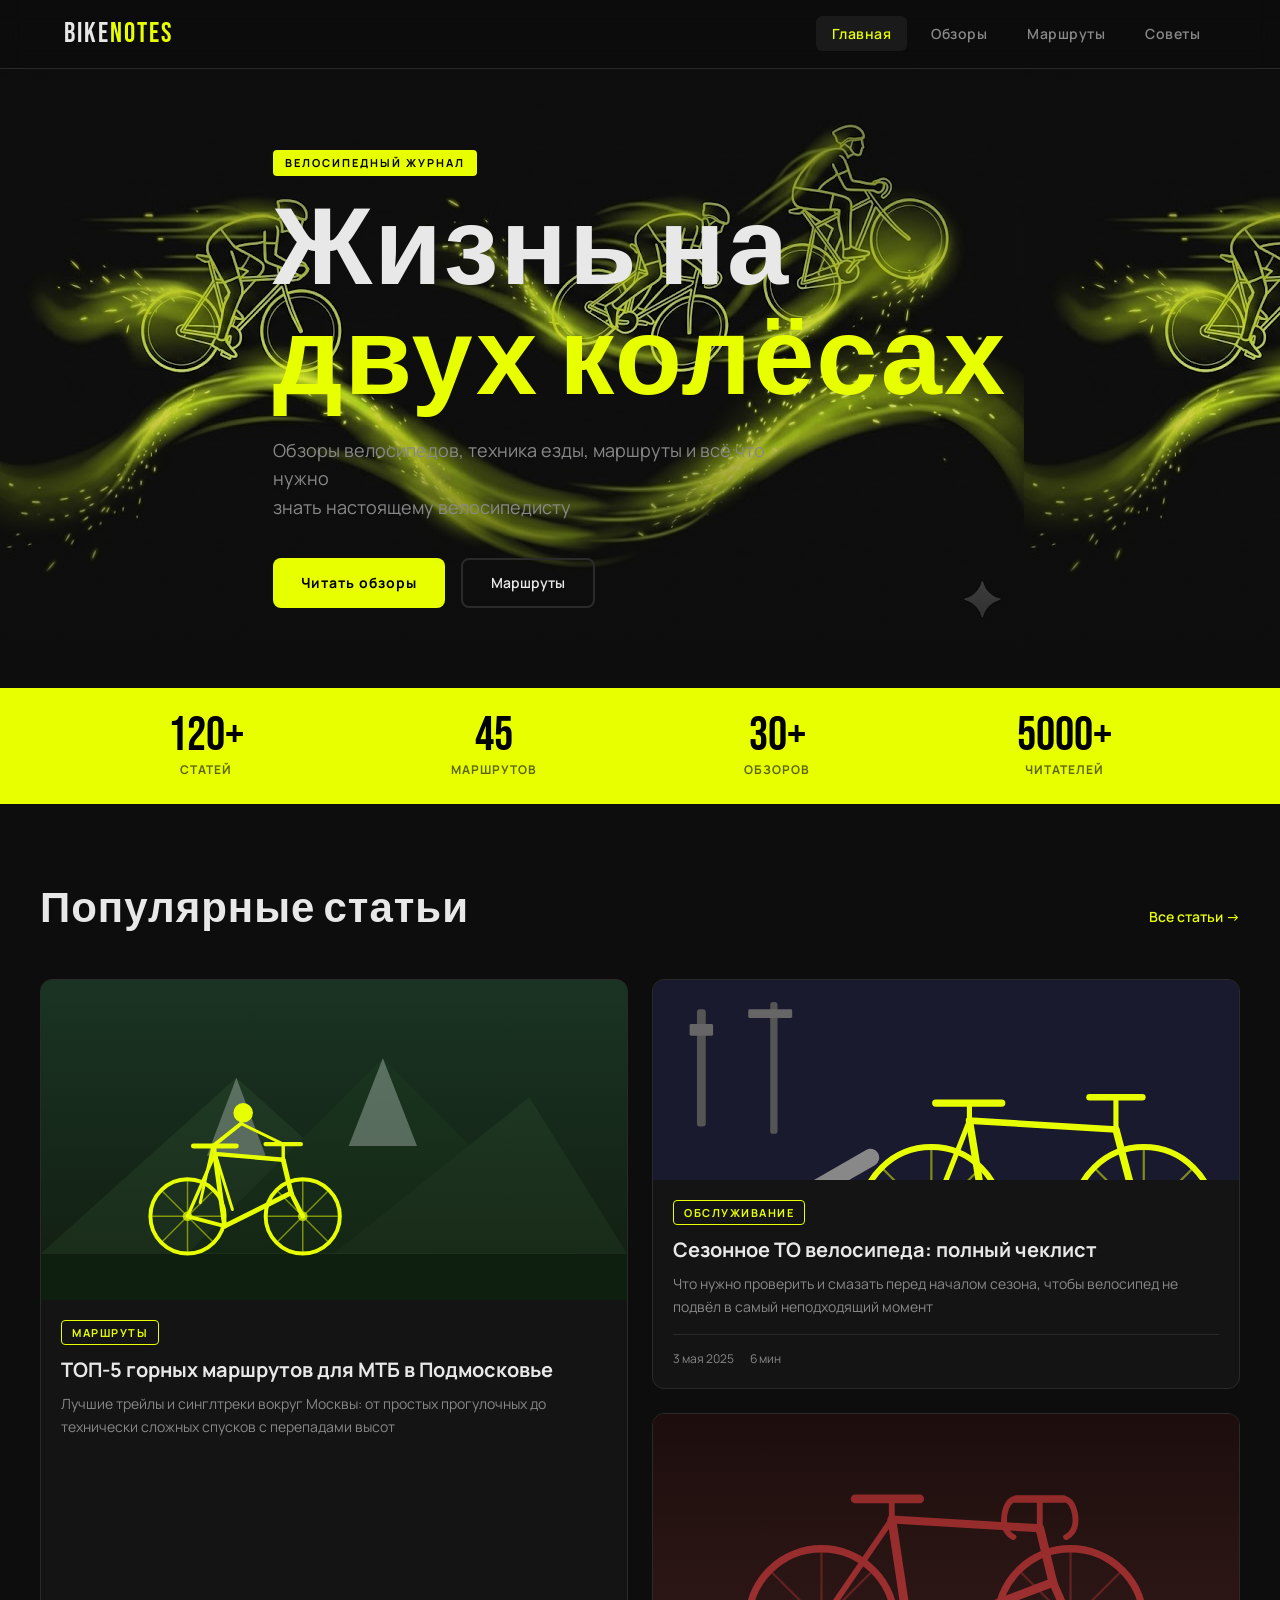
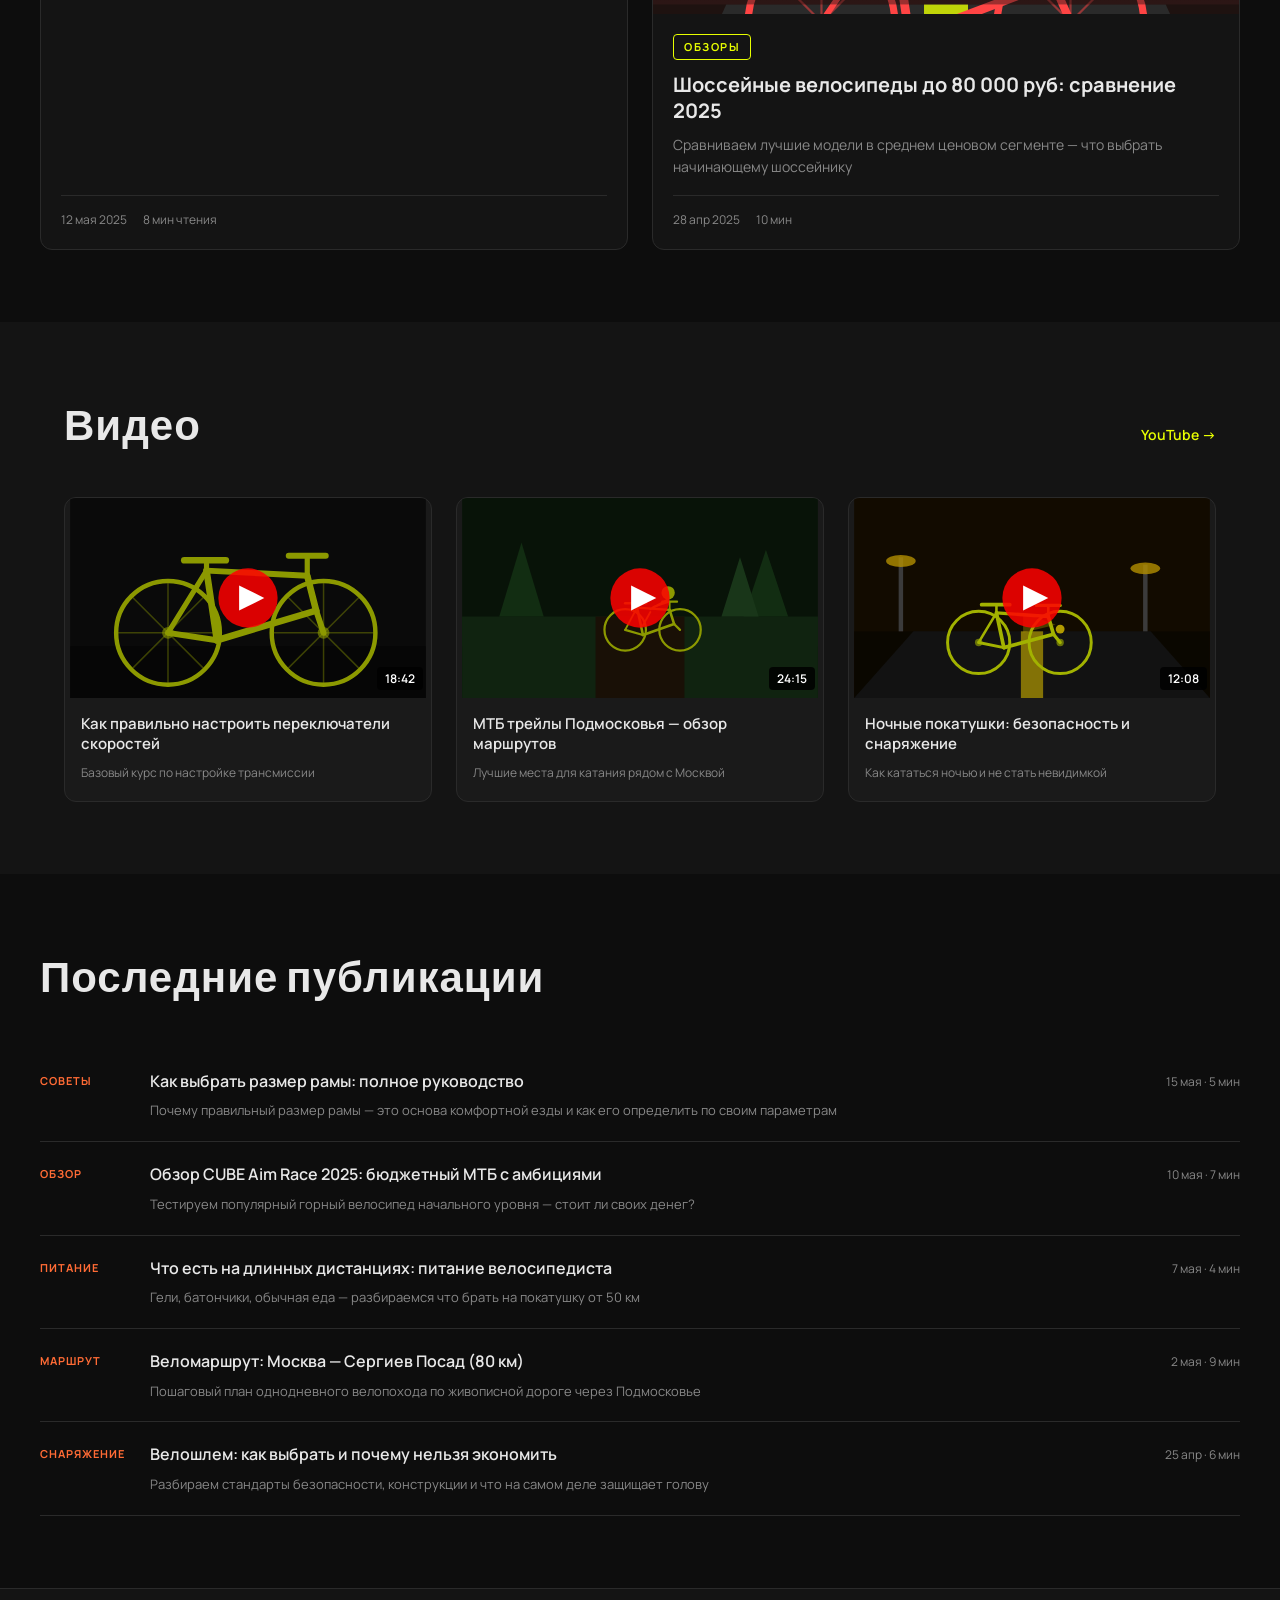
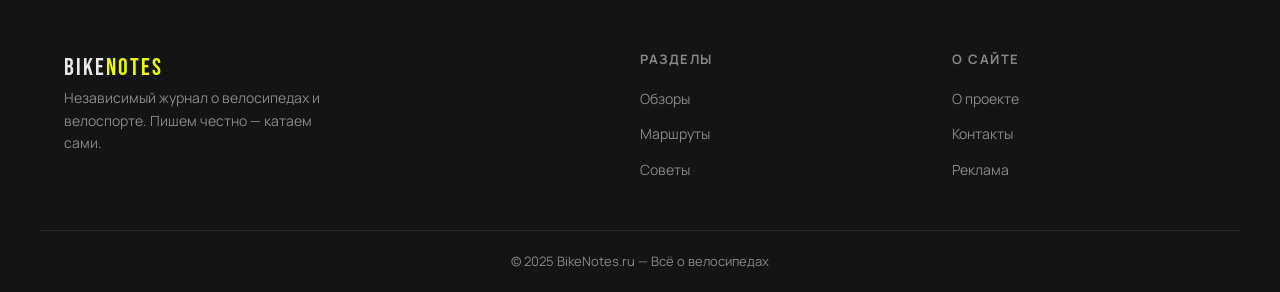
<file: site/index.html>
<!DOCTYPE html>
<html lang="ru">
<head>
  <meta charset="UTF-8">
  <meta name="viewport" content="width=device-width, initial-scale=1.0">
  <meta name="description" content="BikeNotes — всё о велосипедах: обзоры, советы, маршруты, техническое обслуживание">
  <meta name="keywords" content="велосипед, велоспорт, горный велосипед, шоссейный велосипед, обслуживание велосипеда">
  <title>BikeNotes — Заметки о велосипедах</title>
  <link rel="preconnect" href="https://fonts.googleapis.com">
  <link href="https://fonts.googleapis.com/css2?family=Bebas+Neue&family=Manrope:wght@400;500;600;700&display=swap" rel="stylesheet">
  <link rel="stylesheet" href="css/style.css">
</head>
<body>

  <!-- HEADER -->
  <header class="header">
    <nav class="nav container">
      <a href="index.html" class="logo">BIKE<span>NOTES</span></a>
      <ul class="nav-links">
        <li><a href="index.html" class="active">Главная</a></li>
        <li><a href="reviews.html">Обзоры</a></li>
        <li><a href="routes.html">Маршруты</a></li>
        <li><a href="tips.html">Советы</a></li>
      </ul>
      <button class="burger" onclick="toggleMenu()">☰</button>
    </nav>
  </header>

  <!-- HERO -->
  <section class="hero">
    <div class="hero-bg"></div>
    <div class="hero-content container">
      <div class="hero-tag">Велосипедный журнал</div>
      <h1>Жизнь на<br><span class="accent">двух колёсах</span></h1>
      <p>Обзоры велосипедов, техника езды, маршруты и всё что нужно<br>знать настоящему велосипедисту</p>
      <div class="hero-btns">
        <a href="reviews.html" class="btn-primary">Читать обзоры</a>
        <a href="routes.html" class="btn-outline">Маршруты</a>
      </div>
    </div>
  </section>

  <!-- STATS -->
  <section class="stats">
    <div class="container stats-grid">
      <div class="stat-item"><span class="stat-num">120+</span><span class="stat-label">Статей</span></div>
      <div class="stat-item"><span class="stat-num">45</span><span class="stat-label">Маршрутов</span></div>
      <div class="stat-item"><span class="stat-num">30+</span><span class="stat-label">Обзоров</span></div>
      <div class="stat-item"><span class="stat-num">5000+</span><span class="stat-label">Читателей</span></div>
    </div>
  </section>

  <!-- FEATURED ARTICLES -->
  <section class="section container">
    <div class="section-header">
      <h2>Популярные статьи</h2>
      <a href="tips.html" class="see-all">Все статьи →</a>
    </div>
    <div class="articles-grid">

      <article class="card card-big">
        <div class="card-img">
          <svg viewBox="0 0 600 400" xmlns="http://www.w3.org/2000/svg">
            <rect width="600" height="400" fill="#1a2a1a"/>
            <rect x="0" y="280" width="600" height="120" fill="#0f1f0f"/>
            <!-- Горы -->
            <polygon points="0,280 200,100 400,280" fill="#2d4a2d"/>
            <polygon points="150,280 350,80 550,280" fill="#1e3a1e"/>
            <polygon points="300,280 500,120 600,280 600,280" fill="#2a452a"/>
            <!-- Снежные шапки -->
            <polygon points="200,100 170,180 230,180" fill="#e8f5e9" opacity="0.8"/>
            <polygon points="350,80 315,170 385,170" fill="#e8f5e9" opacity="0.8"/>
            <!-- Небо -->
            <rect width="600" height="280" fill="url(#skyGrad)" opacity="0.6"/>
            <!-- Заднее колесо (касается земли y=280) -->
            <circle cx="150" cy="242" r="38" fill="none" stroke="#e8ff00" stroke-width="4"/>
            <circle cx="150" cy="242" r="5" fill="#e8ff00" opacity="0.7"/>
            <!-- Переднее колесо -->
            <circle cx="268" cy="242" r="38" fill="none" stroke="#e8ff00" stroke-width="4"/>
            <circle cx="268" cy="242" r="5" fill="#e8ff00" opacity="0.7"/>
            <!-- Спицы заднего колеса -->
            <line x1="150" y1="204" x2="150" y2="280" stroke="#e8ff00" stroke-width="1.5" opacity="0.5"/>
            <line x1="112" y1="242" x2="188" y2="242" stroke="#e8ff00" stroke-width="1.5" opacity="0.5"/>
            <line x1="123" y1="215" x2="177" y2="269" stroke="#e8ff00" stroke-width="1.5" opacity="0.5"/>
            <line x1="123" y1="269" x2="177" y2="215" stroke="#e8ff00" stroke-width="1.5" opacity="0.5"/>
            <!-- Спицы переднего колеса -->
            <line x1="268" y1="204" x2="268" y2="280" stroke="#e8ff00" stroke-width="1.5" opacity="0.5"/>
            <line x1="230" y1="242" x2="306" y2="242" stroke="#e8ff00" stroke-width="1.5" opacity="0.5"/>
            <line x1="241" y1="215" x2="295" y2="269" stroke="#e8ff00" stroke-width="1.5" opacity="0.5"/>
            <line x1="241" y1="269" x2="295" y2="215" stroke="#e8ff00" stroke-width="1.5" opacity="0.5"/>
            <!-- Рама: каретка=(188,252), верх сед.=(178,178), верх рул.=(248,184), низ рул.=(256,218) -->
            <line x1="188" y1="252" x2="150" y2="242" stroke="#e8ff00" stroke-width="4" stroke-linecap="round"/>
            <line x1="178" y1="178" x2="150" y2="242" stroke="#e8ff00" stroke-width="3.5" stroke-linecap="round"/>
            <line x1="188" y1="252" x2="178" y2="178" stroke="#e8ff00" stroke-width="5" stroke-linecap="round"/>
            <line x1="178" y1="178" x2="248" y2="184" stroke="#e8ff00" stroke-width="4.5" stroke-linecap="round"/>
            <line x1="256" y1="218" x2="188" y2="252" stroke="#e8ff00" stroke-width="5" stroke-linecap="round"/>
            <line x1="248" y1="184" x2="256" y2="218" stroke="#e8ff00" stroke-width="5" stroke-linecap="round"/>
            <line x1="256" y1="218" x2="268" y2="242" stroke="#e8ff00" stroke-width="4.5" stroke-linecap="round"/>
            <!-- Руль (плоский МТБ) -->
            <line x1="248" y1="184" x2="248" y2="168" stroke="#e8ff00" stroke-width="3.5" stroke-linecap="round"/>
            <line x1="230" y1="168" x2="266" y2="168" stroke="#e8ff00" stroke-width="4.5" stroke-linecap="round"/>
            <!-- Седло -->
            <line x1="178" y1="178" x2="178" y2="170" stroke="#e8ff00" stroke-width="3.5" stroke-linecap="round"/>
            <line x1="156" y1="170" x2="200" y2="170" stroke="#e8ff00" stroke-width="5" stroke-linecap="round"/>
            <!-- Велосипедист (сидит на седле x≈178 y=170, наклон вперёд) -->
            <circle cx="207" cy="136" r="10" fill="#e8ff00"/>
            <!-- Тело: таз на седле → плечи -->
            <line x1="176" y1="170" x2="205" y2="147" stroke="#e8ff00" stroke-width="4" stroke-linecap="round"/>
            <!-- Руки к рулю -->
            <line x1="205" y1="147" x2="248" y2="168" stroke="#e8ff00" stroke-width="3" stroke-linecap="round"/>
            <!-- Ноги к педалям -->
            <line x1="176" y1="170" x2="163" y2="228" stroke="#e8ff00" stroke-width="3" stroke-linecap="round"/>
            <line x1="176" y1="170" x2="196" y2="235" stroke="#e8ff00" stroke-width="3" stroke-linecap="round"/>
            <defs>
              <linearGradient id="skyGrad" x1="0" y1="0" x2="0" y2="1">
                <stop offset="0%" stop-color="#1a3a2a"/>
                <stop offset="100%" stop-color="#0d1a0d"/>
              </linearGradient>
            </defs>
          </svg>
        </div>
        <div class="card-body">
          <span class="card-tag">Маршруты</span>
          <h3><a href="routes.html">ТОП-5 горных маршрутов для МТБ в Подмосковье</a></h3>
          <p>Лучшие трейлы и синглтреки вокруг Москвы: от простых прогулочных до технически сложных спусков с перепадами высот</p>
          <div class="card-meta">
            <span>12 мая 2025</span>
            <span>8 мин чтения</span>
          </div>
        </div>
      </article>

      <article class="card">
        <div class="card-img card-img-sm">
          <svg viewBox="0 0 400 240" xmlns="http://www.w3.org/2000/svg">
            <rect width="400" height="240" fill="#1a1a2e"/>
            <!-- Пол мастерской -->
            <rect x="0" y="180" width="400" height="60" fill="#0f0f1e"/>
            <!-- Инструменты на стене -->
            <rect x="30" y="20" width="6" height="80" fill="#555" rx="2"/>
            <rect x="25" y="30" width="16" height="8" fill="#666" rx="1"/>
            <rect x="80" y="15" width="5" height="90" fill="#555" rx="2"/>
            <rect x="65" y="20" width="30" height="6" fill="#666" rx="1"/>
            <!-- Заднее колесо -->
            <circle cx="190" cy="162" r="48" fill="none" stroke="#e8ff00" stroke-width="4"/>
            <circle cx="190" cy="162" r="5" fill="#e8ff00" opacity="0.7"/>
            <!-- Переднее колесо -->
            <circle cx="335" cy="162" r="48" fill="none" stroke="#e8ff00" stroke-width="4"/>
            <circle cx="335" cy="162" r="5" fill="#e8ff00" opacity="0.7"/>
            <!-- Спицы заднего колеса -->
            <line x1="190" y1="114" x2="190" y2="210" stroke="#e8ff00" stroke-width="1.5" opacity="0.5"/>
            <line x1="142" y1="162" x2="238" y2="162" stroke="#e8ff00" stroke-width="1.5" opacity="0.5"/>
            <line x1="156" y1="128" x2="224" y2="196" stroke="#e8ff00" stroke-width="1.5" opacity="0.5"/>
            <line x1="156" y1="196" x2="224" y2="128" stroke="#e8ff00" stroke-width="1.5" opacity="0.5"/>
            <!-- Спицы переднего колеса -->
            <line x1="335" y1="114" x2="335" y2="210" stroke="#e8ff00" stroke-width="1.5" opacity="0.5"/>
            <line x1="287" y1="162" x2="383" y2="162" stroke="#e8ff00" stroke-width="1.5" opacity="0.5"/>
            <line x1="301" y1="128" x2="369" y2="196" stroke="#e8ff00" stroke-width="1.5" opacity="0.5"/>
            <line x1="301" y1="196" x2="369" y2="128" stroke="#e8ff00" stroke-width="1.5" opacity="0.5"/>
            <!-- Рама: каретка=(228,170), верх сед.=(216,96), верх рул.=(316,102), низ рул.=(326,140) -->
            <line x1="228" y1="170" x2="190" y2="162" stroke="#e8ff00" stroke-width="4" stroke-linecap="round"/>
            <line x1="216" y1="96" x2="190" y2="162" stroke="#e8ff00" stroke-width="3.5" stroke-linecap="round"/>
            <line x1="228" y1="170" x2="216" y2="96" stroke="#e8ff00" stroke-width="5" stroke-linecap="round"/>
            <line x1="216" y1="96" x2="316" y2="102" stroke="#e8ff00" stroke-width="4.5" stroke-linecap="round"/>
            <line x1="326" y1="140" x2="228" y2="170" stroke="#e8ff00" stroke-width="5" stroke-linecap="round"/>
            <line x1="316" y1="102" x2="326" y2="140" stroke="#e8ff00" stroke-width="5" stroke-linecap="round"/>
            <line x1="326" y1="140" x2="335" y2="162" stroke="#e8ff00" stroke-width="4.5" stroke-linecap="round"/>
            <!-- Руль -->
            <line x1="316" y1="102" x2="316" y2="80" stroke="#e8ff00" stroke-width="3.5" stroke-linecap="round"/>
            <line x1="298" y1="80" x2="334" y2="80" stroke="#e8ff00" stroke-width="4.5" stroke-linecap="round"/>
            <!-- Седло -->
            <line x1="216" y1="96" x2="216" y2="84" stroke="#e8ff00" stroke-width="3.5" stroke-linecap="round"/>
            <line x1="193" y1="84" x2="238" y2="84" stroke="#e8ff00" stroke-width="5" stroke-linecap="round"/>
            <!-- Ключ (декоративный) -->
            <rect x="90" y="148" width="70" height="12" fill="#888" rx="6" transform="rotate(-30 90 148)"/>
            <circle cx="85" cy="158" r="11" fill="none" stroke="#888" stroke-width="4"/>
          </svg>
        </div>
        <div class="card-body">
          <span class="card-tag">Обслуживание</span>
          <h3><a href="tips.html">Сезонное ТО велосипеда: полный чеклист</a></h3>
          <p>Что нужно проверить и смазать перед началом сезона, чтобы велосипед не подвёл в самый неподходящий момент</p>
          <div class="card-meta"><span>3 мая 2025</span><span>6 мин</span></div>
        </div>
      </article>

      <article class="card">
        <div class="card-img card-img-sm">
          <svg viewBox="0 0 400 240" xmlns="http://www.w3.org/2000/svg">
            <rect width="400" height="240" fill="#1e1210"/>
            <!-- Дорога (перспектива) -->
            <polygon points="0,240 400,240 350,130 50,130" fill="#2a2a2a"/>
            <rect x="185" y="130" width="30" height="110" fill="#e8ff00" opacity="0.8"/>
            <!-- Заднее колесо -->
            <circle cx="115" cy="142" r="50" fill="none" stroke="#ff4444" stroke-width="5"/>
            <circle cx="115" cy="142" r="5" fill="#ff4444" opacity="0.7"/>
            <!-- Переднее колесо -->
            <circle cx="285" cy="142" r="50" fill="none" stroke="#ff4444" stroke-width="5"/>
            <circle cx="285" cy="142" r="5" fill="#ff4444" opacity="0.7"/>
            <!-- Спицы заднего колеса -->
            <line x1="115" y1="92" x2="115" y2="192" stroke="#ff4444" stroke-width="1.5" opacity="0.5"/>
            <line x1="65" y1="142" x2="165" y2="142" stroke="#ff4444" stroke-width="1.5" opacity="0.5"/>
            <line x1="79" y1="106" x2="151" y2="178" stroke="#ff4444" stroke-width="1.5" opacity="0.5"/>
            <line x1="79" y1="178" x2="151" y2="106" stroke="#ff4444" stroke-width="1.5" opacity="0.5"/>
            <!-- Спицы переднего колеса -->
            <line x1="285" y1="92" x2="285" y2="192" stroke="#ff4444" stroke-width="1.5" opacity="0.5"/>
            <line x1="235" y1="142" x2="335" y2="142" stroke="#ff4444" stroke-width="1.5" opacity="0.5"/>
            <line x1="249" y1="106" x2="321" y2="178" stroke="#ff4444" stroke-width="1.5" opacity="0.5"/>
            <line x1="249" y1="178" x2="321" y2="106" stroke="#ff4444" stroke-width="1.5" opacity="0.5"/>
            <!-- Рама: каретка=(175,152), верх сед.=(163,72), верх рул.=(264,78), низ рул.=(273,115) -->
            <line x1="175" y1="152" x2="115" y2="142" stroke="#ff4444" stroke-width="5" stroke-linecap="round"/>
            <line x1="163" y1="72" x2="115" y2="142" stroke="#ff4444" stroke-width="4" stroke-linecap="round"/>
            <line x1="175" y1="152" x2="163" y2="72" stroke="#ff4444" stroke-width="6" stroke-linecap="round"/>
            <line x1="163" y1="72" x2="264" y2="78" stroke="#ff4444" stroke-width="5.5" stroke-linecap="round"/>
            <line x1="273" y1="115" x2="175" y2="152" stroke="#ff4444" stroke-width="6" stroke-linecap="round"/>
            <line x1="264" y1="78" x2="273" y2="115" stroke="#ff4444" stroke-width="6" stroke-linecap="round"/>
            <line x1="273" y1="115" x2="285" y2="142" stroke="#ff4444" stroke-width="5.5" stroke-linecap="round"/>
            <!-- Вынос руля -->
            <line x1="264" y1="78" x2="264" y2="58" stroke="#ff4444" stroke-width="4" stroke-linecap="round"/>
            <!-- Руль шоссейный (дропы) -->
            <line x1="248" y1="58" x2="280" y2="58" stroke="#ff4444" stroke-width="5" stroke-linecap="round"/>
            <path d="M248,58 Q242,58 240,68 Q238,80 246,84" fill="none" stroke="#ff4444" stroke-width="4" stroke-linecap="round"/>
            <path d="M280,58 Q286,58 288,68 Q290,80 282,84" fill="none" stroke="#ff4444" stroke-width="4" stroke-linecap="round"/>
            <!-- Седло -->
            <line x1="163" y1="72" x2="163" y2="58" stroke="#ff4444" stroke-width="4" stroke-linecap="round"/>
            <line x1="138" y1="58" x2="182" y2="58" stroke="#ff4444" stroke-width="6" stroke-linecap="round"/>
            <!-- Небо -->
            <rect width="400" height="130" fill="url(#roadSky)" opacity="0.5"/>
            <defs>
              <linearGradient id="roadSky" x1="0" y1="0" x2="0" y2="1">
                <stop offset="0%" stop-color="#1a0a0a"/>
                <stop offset="100%" stop-color="#3a1a1a"/>
              </linearGradient>
            </defs>
          </svg>
        </div>
        <div class="card-body">
          <span class="card-tag">Обзоры</span>
          <h3><a href="reviews.html">Шоссейные велосипеды до 80 000 руб: сравнение 2025</a></h3>
          <p>Сравниваем лучшие модели в среднем ценовом сегменте — что выбрать начинающему шоссейнику</p>
          <div class="card-meta"><span>28 апр 2025</span><span>10 мин</span></div>
        </div>
      </article>

    </div>
  </section>

  <!-- VIDEO SECTION -->
  <section class="section section-dark">
    <div class="container">
      <div class="section-header">
        <h2>Видео</h2>
        <a href="https://www.youtube.com/@veloclub" target="_blank" class="see-all">YouTube →</a>
      </div>
      <div class="video-grid">
        <div class="video-card">
          <a href="https://www.youtube.com/watch?v=5RjZkRqCpnA" target="_blank" class="video-thumb">
            <svg viewBox="0 0 480 270" xmlns="http://www.w3.org/2000/svg">
              <rect width="480" height="270" fill="#111"/>
              <rect x="0" y="200" width="480" height="70" fill="#0a0a0a"/>
              <!-- Заднее колесо -->
              <circle cx="132" cy="182" r="70" fill="none" stroke="#e8ff00" stroke-width="6"/>
              <circle cx="132" cy="182" r="8" fill="#e8ff00" opacity="0.6"/>
              <!-- Переднее колесо -->
              <circle cx="342" cy="182" r="70" fill="none" stroke="#e8ff00" stroke-width="6"/>
              <circle cx="342" cy="182" r="8" fill="#e8ff00" opacity="0.6"/>
              <!-- Спицы заднего -->
              <line x1="132" y1="112" x2="132" y2="252" stroke="#e8ff00" stroke-width="2" opacity="0.4"/>
              <line x1="62" y1="182" x2="202" y2="182" stroke="#e8ff00" stroke-width="2" opacity="0.4"/>
              <line x1="83" y1="133" x2="181" y2="231" stroke="#e8ff00" stroke-width="2" opacity="0.4"/>
              <line x1="83" y1="231" x2="181" y2="133" stroke="#e8ff00" stroke-width="2" opacity="0.4"/>
              <!-- Спицы переднего -->
              <line x1="342" y1="112" x2="342" y2="252" stroke="#e8ff00" stroke-width="2" opacity="0.4"/>
              <line x1="272" y1="182" x2="412" y2="182" stroke="#e8ff00" stroke-width="2" opacity="0.4"/>
              <line x1="293" y1="133" x2="391" y2="231" stroke="#e8ff00" stroke-width="2" opacity="0.4"/>
              <line x1="293" y1="231" x2="391" y2="133" stroke="#e8ff00" stroke-width="2" opacity="0.4"/>
              <!-- Рама: каретка=(198,192), верх сед.=(184,98), верх рул.=(320,105), низ рул.=(332,152) -->
              <line x1="198" y1="192" x2="132" y2="182" stroke="#e8ff00" stroke-width="8" stroke-linecap="round"/>
              <line x1="184" y1="98" x2="132" y2="182" stroke="#e8ff00" stroke-width="7" stroke-linecap="round"/>
              <line x1="198" y1="192" x2="184" y2="98" stroke="#e8ff00" stroke-width="9" stroke-linecap="round"/>
              <line x1="184" y1="98" x2="320" y2="105" stroke="#e8ff00" stroke-width="8" stroke-linecap="round"/>
              <line x1="332" y1="152" x2="198" y2="192" stroke="#e8ff00" stroke-width="9" stroke-linecap="round"/>
              <line x1="320" y1="105" x2="332" y2="152" stroke="#e8ff00" stroke-width="9" stroke-linecap="round"/>
              <line x1="332" y1="152" x2="342" y2="182" stroke="#e8ff00" stroke-width="8" stroke-linecap="round"/>
              <!-- Руль -->
              <line x1="320" y1="105" x2="320" y2="78" stroke="#e8ff00" stroke-width="7" stroke-linecap="round"/>
              <line x1="295" y1="78" x2="345" y2="78" stroke="#e8ff00" stroke-width="8" stroke-linecap="round"/>
              <!-- Седло -->
              <line x1="184" y1="98" x2="184" y2="84" stroke="#e8ff00" stroke-width="7" stroke-linecap="round"/>
              <line x1="154" y1="84" x2="210" y2="84" stroke="#e8ff00" stroke-width="9" stroke-linecap="round"/>
              <rect width="480" height="270" fill="rgba(0,0,0,0.4)"/>
              <circle cx="240" cy="135" r="40" fill="rgba(255,0,0,0.85)"/>
              <polygon points="228,118 228,152 262,135" fill="white"/>
            </svg>
            <div class="video-duration">18:42</div>
          </a>
          <div class="video-info">
            <h4>Как правильно настроить переключатели скоростей</h4>
            <span>Базовый курс по настройке трансмиссии</span>
          </div>
        </div>

        <div class="video-card">
          <a href="https://www.youtube.com/watch?v=VGvdGo3ORRY" target="_blank" class="video-thumb">
            <svg viewBox="0 0 480 270" xmlns="http://www.w3.org/2000/svg">
              <rect width="480" height="270" fill="#0d1f0d"/>
              <rect x="0" y="200" width="480" height="70" fill="#071207"/>
              <!-- Лесная тропа -->
              <rect x="0" y="160" width="480" height="110" fill="#1a3a1a"/>
              <rect x="180" y="160" width="120" height="110" fill="#2a1a0a"/>
              <!-- Деревья -->
              <polygon points="50,160 80,60 110,160" fill="#1e4a1e"/>
              <polygon points="380,160 410,70 440,160" fill="#1e4a1e"/>
              <polygon points="350,160 375,80 400,160" fill="#2a5a2a"/>
              <!-- МТБ на тропе -->
              <circle cx="220" cy="178" r="28" fill="none" stroke="#e8ff00" stroke-width="3"/>
              <circle cx="294" cy="178" r="28" fill="none" stroke="#e8ff00" stroke-width="3"/>
              <!-- Рама: каретка=(244,185), верх сед.=(236,148), верх рул.=(280,151), низ рул.=(286,170) -->
              <line x1="244" y1="185" x2="220" y2="178" stroke="#e8ff00" stroke-width="3" stroke-linecap="round"/>
              <line x1="236" y1="148" x2="220" y2="178" stroke="#e8ff00" stroke-width="2.5" stroke-linecap="round"/>
              <line x1="244" y1="185" x2="236" y2="148" stroke="#e8ff00" stroke-width="3.5" stroke-linecap="round"/>
              <line x1="236" y1="148" x2="280" y2="151" stroke="#e8ff00" stroke-width="3" stroke-linecap="round"/>
              <line x1="286" y1="170" x2="244" y2="185" stroke="#e8ff00" stroke-width="3.5" stroke-linecap="round"/>
              <line x1="280" y1="151" x2="286" y2="170" stroke="#e8ff00" stroke-width="3.5" stroke-linecap="round"/>
              <line x1="286" y1="170" x2="294" y2="178" stroke="#e8ff00" stroke-width="3" stroke-linecap="round"/>
              <!-- Руль -->
              <line x1="280" y1="151" x2="280" y2="140" stroke="#e8ff00" stroke-width="2.5" stroke-linecap="round"/>
              <line x1="270" y1="140" x2="290" y2="140" stroke="#e8ff00" stroke-width="3" stroke-linecap="round"/>
              <!-- Седло -->
              <line x1="236" y1="148" x2="236" y2="142" stroke="#e8ff00" stroke-width="2.5" stroke-linecap="round"/>
              <line x1="220" y1="142" x2="248" y2="142" stroke="#e8ff00" stroke-width="3.5" stroke-linecap="round"/>
              <!-- Велосипедист -->
              <circle cx="278" cy="128" r="9" fill="#e8ff00"/>
              <line x1="278" y1="137" x2="254" y2="150" stroke="#e8ff00" stroke-width="3" stroke-linecap="round"/>
              <line x1="258" y1="147" x2="280" y2="140" stroke="#e8ff00" stroke-width="2.5" stroke-linecap="round"/>
              <line x1="254" y1="154" x2="244" y2="172" stroke="#e8ff00" stroke-width="2.5" stroke-linecap="round"/>
              <rect width="480" height="270" fill="rgba(0,0,0,0.4)"/>
              <circle cx="240" cy="135" r="40" fill="rgba(255,0,0,0.85)"/>
              <polygon points="228,118 228,152 262,135" fill="white"/>
            </svg>
            <div class="video-duration">24:15</div>
          </a>
          <div class="video-info">
            <h4>МТБ трейлы Подмосковья — обзор маршрутов</h4>
            <span>Лучшие места для катания рядом с Москвой</span>
          </div>
        </div>

        <div class="video-card">
          <a href="https://www.youtube.com/watch?v=oCvMgxfXkKk" target="_blank" class="video-thumb">
            <svg viewBox="0 0 480 270" xmlns="http://www.w3.org/2000/svg">
              <rect width="480" height="270" fill="#1a1000"/>
              <rect x="0" y="180" width="480" height="90" fill="#0f0a00"/>
              <!-- Ночная дорога -->
              <polygon points="0,270 480,270 400,180 80,180" fill="#1a1a1a"/>
              <rect x="225" y="180" width="30" height="90" fill="#ffdd00" opacity="0.7"/>
              <!-- Фонари -->
              <rect x="60" y="80" width="6" height="100" fill="#555"/>
              <ellipse cx="63" cy="85" rx="20" ry="8" fill="#ffcc00" opacity="0.8"/>
              <rect x="390" y="90" width="6" height="90" fill="#555"/>
              <ellipse cx="393" cy="95" rx="20" ry="8" fill="#ffcc00" opacity="0.8"/>
              <!-- Заднее колесо -->
              <circle cx="168" cy="195" r="42" fill="none" stroke="#e8ff00" stroke-width="4"/>
              <circle cx="168" cy="195" r="5" fill="#e8ff00" opacity="0.6"/>
              <!-- Переднее колесо -->
              <circle cx="278" cy="195" r="42" fill="none" stroke="#e8ff00" stroke-width="4"/>
              <circle cx="278" cy="195" r="5" fill="#e8ff00" opacity="0.6"/>
              <!-- Рама: каретка=(202,202), верх сед.=(192,155), верх рул.=(262,160), низ рул.=(269,184) -->
              <line x1="202" y1="202" x2="168" y2="195" stroke="#e8ff00" stroke-width="4" stroke-linecap="round"/>
              <line x1="192" y1="155" x2="168" y2="195" stroke="#e8ff00" stroke-width="3.5" stroke-linecap="round"/>
              <line x1="202" y1="202" x2="192" y2="155" stroke="#e8ff00" stroke-width="5" stroke-linecap="round"/>
              <line x1="192" y1="155" x2="262" y2="160" stroke="#e8ff00" stroke-width="4.5" stroke-linecap="round"/>
              <line x1="269" y1="184" x2="202" y2="202" stroke="#e8ff00" stroke-width="5" stroke-linecap="round"/>
              <line x1="262" y1="160" x2="269" y2="184" stroke="#e8ff00" stroke-width="5" stroke-linecap="round"/>
              <line x1="269" y1="184" x2="278" y2="195" stroke="#e8ff00" stroke-width="4.5" stroke-linecap="round"/>
              <!-- Руль -->
              <line x1="262" y1="160" x2="262" y2="145" stroke="#e8ff00" stroke-width="3.5" stroke-linecap="round"/>
              <line x1="246" y1="145" x2="278" y2="145" stroke="#e8ff00" stroke-width="4.5" stroke-linecap="round"/>
              <!-- Седло -->
              <line x1="192" y1="155" x2="192" y2="144" stroke="#e8ff00" stroke-width="3.5" stroke-linecap="round"/>
              <line x1="172" y1="144" x2="210" y2="144" stroke="#e8ff00" stroke-width="5" stroke-linecap="round"/>
              <!-- Фара (на переднем колесе) -->
              <circle cx="278" cy="177" r="6" fill="#ffdd00"/>
              <polygon points="272,171 228,155 228,182" fill="#ffdd00" opacity="0.35"/>
              <rect width="480" height="270" fill="rgba(0,0,0,0.3)"/>
              <circle cx="240" cy="135" r="40" fill="rgba(255,0,0,0.85)"/>
              <polygon points="228,118 228,152 262,135" fill="white"/>
            </svg>
            <div class="video-duration">12:08</div>
          </a>
          <div class="video-info">
            <h4>Ночные покатушки: безопасность и снаряжение</h4>
            <span>Как кататься ночью и не стать невидимкой</span>
          </div>
        </div>
      </div>
    </div>
  </section>

  <!-- MORE ARTICLES -->
  <section class="section container">
    <div class="section-header">
      <h2>Последние публикации</h2>
    </div>
    <div class="list-articles">
      <article class="list-item">
        <div class="list-tag">Советы</div>
        <div class="list-body">
          <h4><a href="tips.html">Как выбрать размер рамы: полное руководство</a></h4>
          <p>Почему правильный размер рамы — это основа комфортной езды и как его определить по своим параметрам</p>
        </div>
        <div class="list-meta">15 мая · 5 мин</div>
      </article>
      <article class="list-item">
        <div class="list-tag">Обзор</div>
        <div class="list-body">
          <h4><a href="reviews.html">Обзор CUBE Aim Race 2025: бюджетный МТБ с амбициями</a></h4>
          <p>Тестируем популярный горный велосипед начального уровня — стоит ли своих денег?</p>
        </div>
        <div class="list-meta">10 мая · 7 мин</div>
      </article>
      <article class="list-item">
        <div class="list-tag">Питание</div>
        <div class="list-body">
          <h4><a href="tips.html">Что есть на длинных дистанциях: питание велосипедиста</a></h4>
          <p>Гели, батончики, обычная еда — разбираемся что брать на покатушку от 50 км</p>
        </div>
        <div class="list-meta">7 мая · 4 мин</div>
      </article>
      <article class="list-item">
        <div class="list-tag">Маршрут</div>
        <div class="list-body">
          <h4><a href="routes.html">Веломаршрут: Москва — Сергиев Посад (80 км)</a></h4>
          <p>Пошаговый план однодневного велопохода по живописной дороге через Подмосковье</p>
        </div>
        <div class="list-meta">2 мая · 9 мин</div>
      </article>
      <article class="list-item">
        <div class="list-tag">Снаряжение</div>
        <div class="list-body">
          <h4><a href="tips.html">Велошлем: как выбрать и почему нельзя экономить</a></h4>
          <p>Разбираем стандарты безопасности, конструкции и что на самом деле защищает голову</p>
        </div>
        <div class="list-meta">25 апр · 6 мин</div>
      </article>
    </div>
  </section>

  <!-- FOOTER -->
  <footer class="footer">
    <div class="container footer-inner">
      <div class="footer-brand">
        <a href="index.html" class="logo">BIKE<span>NOTES</span></a>
        <p>Независимый журнал о велосипедах и велоспорте. Пишем честно — катаем сами.</p>
      </div>
      <div class="footer-links">
        <h5>Разделы</h5>
        <ul>
          <li><a href="reviews.html">Обзоры</a></li>
          <li><a href="routes.html">Маршруты</a></li>
          <li><a href="tips.html">Советы</a></li>
        </ul>
      </div>
      <div class="footer-links">
        <h5>О сайте</h5>
        <ul>
          <li><a href="#">О проекте</a></li>
          <li><a href="#">Контакты</a></li>
          <li><a href="#">Реклама</a></li>
        </ul>
      </div>
    </div>
    <div class="footer-bottom container">
      <p>© 2025 BikeNotes.ru — Всё о велосипедах</p>
    </div>
  </footer>

  <script src="js/main.js"></script>
</body>
</html>
</file>
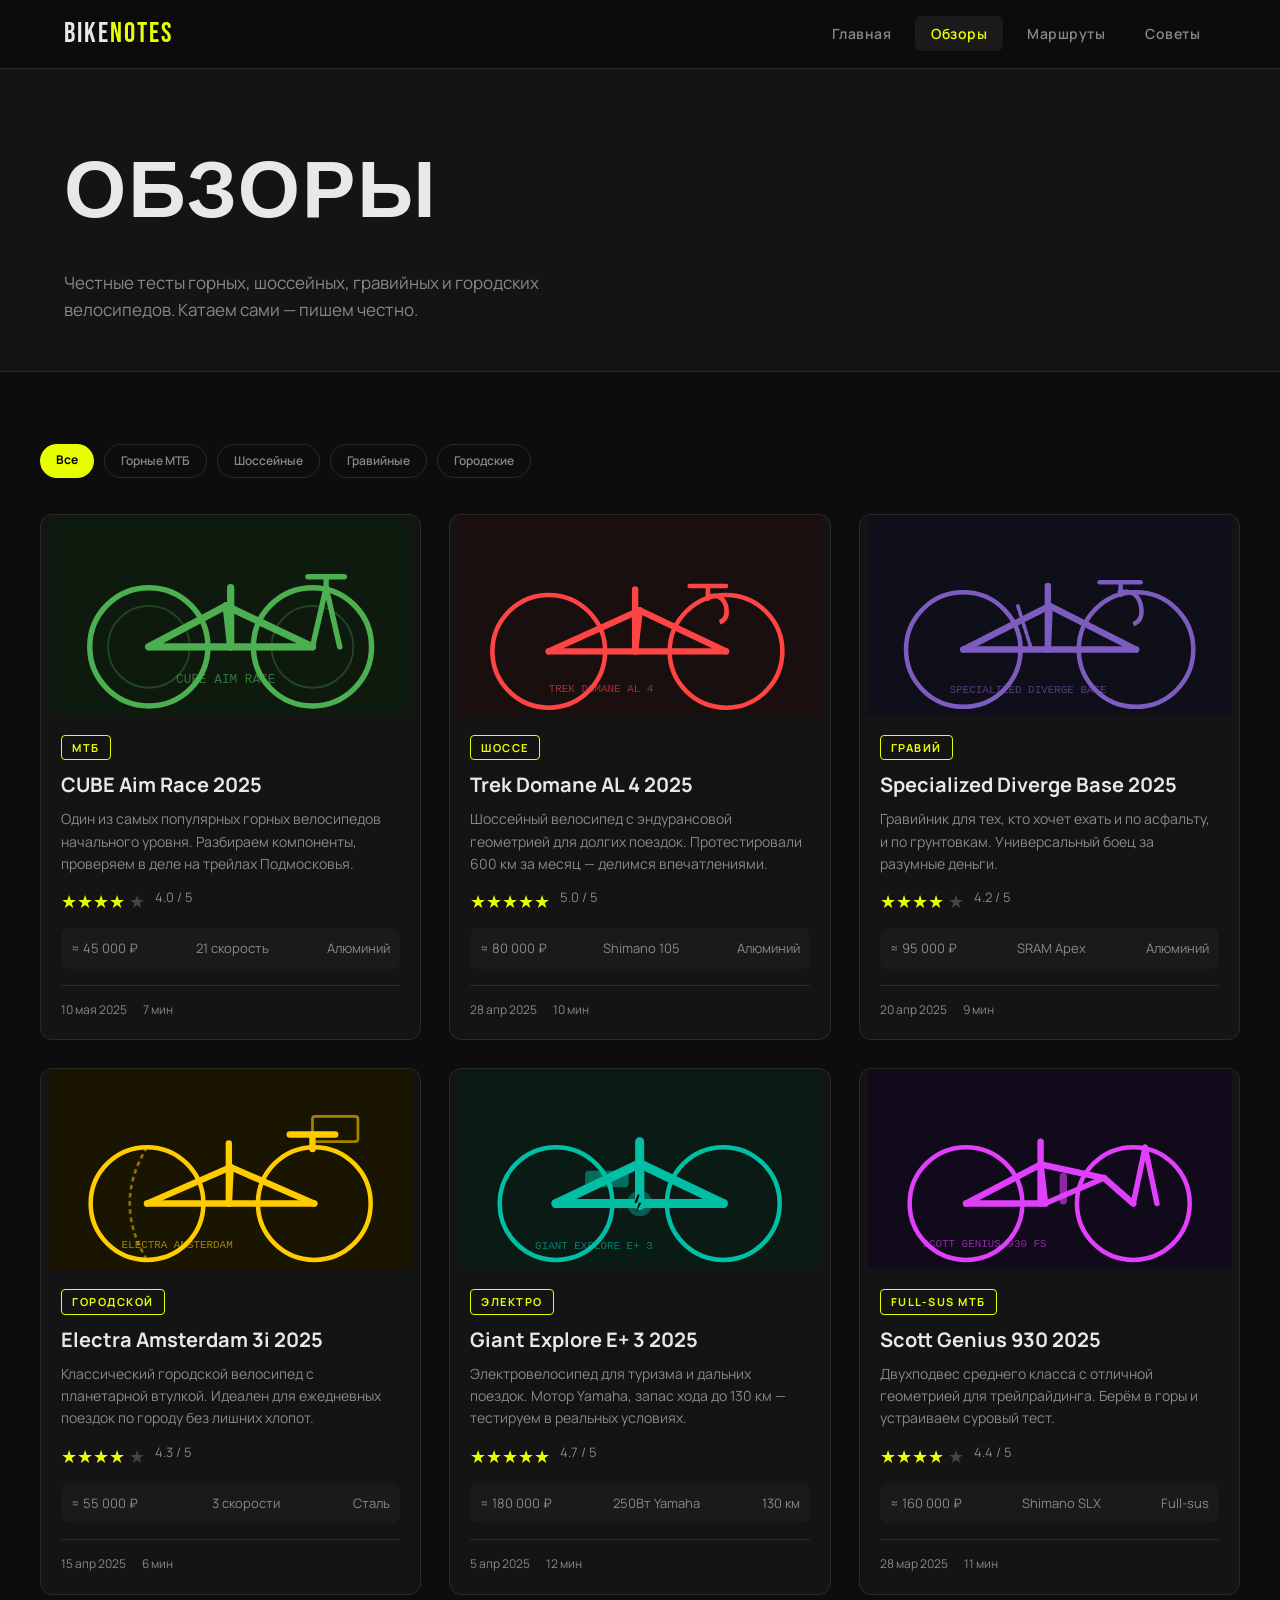
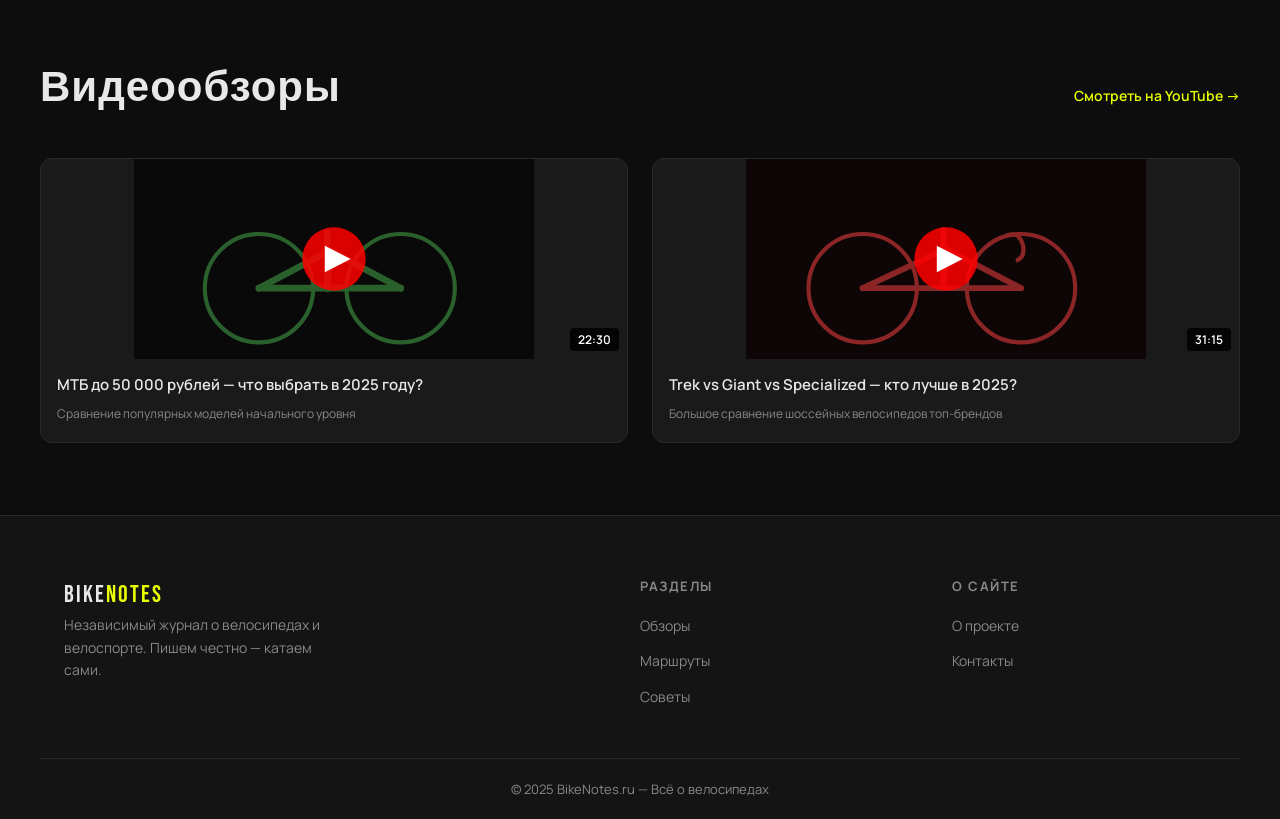
<file: site/reviews.html>
<!DOCTYPE html>
<html lang="ru">
<head>
  <meta charset="UTF-8">
  <meta name="viewport" content="width=device-width, initial-scale=1.0">
  <meta name="description" content="Обзоры велосипедов — честные тесты горных, шоссейных и городских велосипедов">
  <title>Обзоры велосипедов — BikeNotes</title>
  <link rel="preconnect" href="https://fonts.googleapis.com">
  <link href="https://fonts.googleapis.com/css2?family=Bebas+Neue&family=Manrope:wght@400;500;600;700&display=swap" rel="stylesheet">
  <link rel="stylesheet" href="css/style.css">
</head>
<body>

  <header class="header">
    <nav class="nav container">
      <a href="index.html" class="logo">BIKE<span>NOTES</span></a>
      <ul class="nav-links">
        <li><a href="index.html">Главная</a></li>
        <li><a href="reviews.html" class="active">Обзоры</a></li>
        <li><a href="routes.html">Маршруты</a></li>
        <li><a href="tips.html">Советы</a></li>
      </ul>
      <button class="burger" onclick="toggleMenu()">☰</button>
    </nav>
  </header>

  <section class="page-hero">
    <div class="container">
      <h1>ОБЗОРЫ</h1>
      <p>Честные тесты горных, шоссейных, гравийных и городских велосипедов. Катаем сами — пишем честно.</p>
    </div>
  </section>

  <section class="section container">

    <!-- Filter tags -->
    <div style="display:flex;gap:10px;flex-wrap:wrap;margin-bottom:36px;">
      <span style="background:var(--accent);color:#000;font-size:12px;font-weight:700;padding:6px 16px;border-radius:20px;cursor:pointer;">Все</span>
      <span style="border:1px solid var(--border);color:var(--text-muted);font-size:12px;font-weight:600;padding:6px 16px;border-radius:20px;cursor:pointer;transition:all .2s;" onmouseover="this.style.borderColor='var(--accent)';this.style.color='var(--accent)'" onmouseout="this.style.borderColor='var(--border)';this.style.color='var(--text-muted)'">Горные МТБ</span>
      <span style="border:1px solid var(--border);color:var(--text-muted);font-size:12px;font-weight:600;padding:6px 16px;border-radius:20px;cursor:pointer;transition:all .2s;" onmouseover="this.style.borderColor='var(--accent)';this.style.color='var(--accent)'" onmouseout="this.style.borderColor='var(--border)';this.style.color='var(--text-muted)'">Шоссейные</span>
      <span style="border:1px solid var(--border);color:var(--text-muted);font-size:12px;font-weight:600;padding:6px 16px;border-radius:20px;cursor:pointer;transition:all .2s;" onmouseover="this.style.borderColor='var(--accent)';this.style.color='var(--accent)'" onmouseout="this.style.borderColor='var(--border)';this.style.color='var(--text-muted)'">Гравийные</span>
      <span style="border:1px solid var(--border);color:var(--text-muted);font-size:12px;font-weight:600;padding:6px 16px;border-radius:20px;cursor:pointer;transition:all .2s;" onmouseover="this.style.borderColor='var(--accent)';this.style.color='var(--accent)'" onmouseout="this.style.borderColor='var(--border)';this.style.color='var(--text-muted)'">Городские</span>
    </div>

    <div class="articles-list">

      <!-- Review 1 -->
      <article class="card">
        <div class="card-img" style="height:200px;">
          <svg viewBox="0 0 400 220" xmlns="http://www.w3.org/2000/svg" style="width:100%;height:100%">
            <rect width="400" height="220" fill="#0f1a0f"/>
            <circle cx="110" cy="145" r="65" fill="none" stroke="#4CAF50" stroke-width="6"/>
            <circle cx="110" cy="145" r="45" fill="none" stroke="#4CAF50" stroke-width="2" opacity="0.3"/>
            <circle cx="290" cy="145" r="65" fill="none" stroke="#4CAF50" stroke-width="6"/>
            <circle cx="290" cy="145" r="45" fill="none" stroke="#4CAF50" stroke-width="2" opacity="0.3"/>
            <!-- MTB frame -->
            <line x1="110" y1="145" x2="195" y2="100" stroke="#4CAF50" stroke-width="8" stroke-linecap="round"/>
            <line x1="195" y1="100" x2="290" y2="145" stroke="#4CAF50" stroke-width="8" stroke-linecap="round"/>
            <line x1="110" y1="145" x2="200" y2="145" stroke="#4CAF50" stroke-width="8" stroke-linecap="round"/>
            <line x1="200" y1="145" x2="195" y2="100" stroke="#4CAF50" stroke-width="8" stroke-linecap="round"/>
            <line x1="200" y1="145" x2="290" y2="145" stroke="#4CAF50" stroke-width="8" stroke-linecap="round"/>
            <line x1="200" y1="80" x2="200" y2="145" stroke="#4CAF50" stroke-width="8" stroke-linecap="round"/>
            <!-- Suspension fork -->
            <line x1="290" y1="145" x2="305" y2="80" stroke="#4CAF50" stroke-width="6" stroke-linecap="round"/>
            <line x1="305" y1="80" x2="320" y2="145" stroke="#4CAF50" stroke-width="6" stroke-linecap="round"/>
            <!-- Handlebar -->
            <line x1="285" y1="68" x2="325" y2="68" stroke="#4CAF50" stroke-width="6" stroke-linecap="round"/>
            <line x1="305" y1="68" x2="305" y2="82" stroke="#4CAF50" stroke-width="6" stroke-linecap="round"/>
            <!-- CUBE text -->
            <text x="140" y="185" fill="#4CAF50" font-size="14" font-family="monospace" opacity="0.6">CUBE AIM RACE</text>
          </svg>
        </div>
        <div class="card-body">
          <span class="card-tag">МТБ</span>
          <h3>CUBE Aim Race 2025</h3>
          <p>Один из самых популярных горных велосипедов начального уровня. Разбираем компоненты, проверяем в деле на трейлах Подмосковья.</p>
          <div style="display:flex;gap:4px;margin:12px 0;">
            <span style="color:#e8ff00;font-size:18px;">★★★★</span><span style="color:#444;font-size:18px;">★</span>
            <span style="color:var(--text-muted);font-size:13px;margin-left:6px;">4.0 / 5</span>
          </div>
          <div style="display:flex;justify-content:space-between;font-size:13px;color:var(--text-muted);background:var(--bg3);padding:10px;border-radius:8px;">
            <span>≈ 45 000 ₽</span><span>21 скорость</span><span>Алюминий</span>
          </div>
          <div class="card-meta"><span>10 мая 2025</span><span>7 мин</span></div>
        </div>
      </article>

      <!-- Review 2 -->
      <article class="card">
        <div class="card-img" style="height:200px;">
          <svg viewBox="0 0 400 220" xmlns="http://www.w3.org/2000/svg" style="width:100%;height:100%">
            <rect width="400" height="220" fill="#1a0f0f"/>
            <circle cx="100" cy="150" r="62" fill="none" stroke="#ff4444" stroke-width="5"/>
            <circle cx="295" cy="150" r="62" fill="none" stroke="#ff4444" stroke-width="5"/>
            <!-- Road bike - aggressive geometry -->
            <line x1="100" y1="150" x2="200" y2="105" stroke="#ff4444" stroke-width="7" stroke-linecap="round"/>
            <line x1="200" y1="105" x2="295" y2="150" stroke="#ff4444" stroke-width="7" stroke-linecap="round"/>
            <line x1="100" y1="150" x2="195" y2="150" stroke="#ff4444" stroke-width="7" stroke-linecap="round"/>
            <line x1="195" y1="150" x2="200" y2="105" stroke="#ff4444" stroke-width="7" stroke-linecap="round"/>
            <line x1="195" y1="150" x2="295" y2="150" stroke="#ff4444" stroke-width="7" stroke-linecap="round"/>
            <line x1="195" y1="82" x2="195" y2="150" stroke="#ff4444" stroke-width="7" stroke-linecap="round"/>
            <!-- Drop bar -->
            <path d="M275,90 Q290,85 295,100 Q298,115 288,118" fill="none" stroke="#ff4444" stroke-width="5"/>
            <line x1="255" y1="78" x2="295" y2="78" stroke="#ff4444" stroke-width="5" stroke-linecap="round"/>
            <line x1="275" y1="78" x2="275" y2="92" stroke="#ff4444" stroke-width="5" stroke-linecap="round"/>
            <text x="100" y="195" fill="#ff4444" font-size="12" font-family="monospace" opacity="0.6">TREK DOMANE AL 4</text>
          </svg>
        </div>
        <div class="card-body">
          <span class="card-tag">Шоссе</span>
          <h3>Trek Domane AL 4 2025</h3>
          <p>Шоссейный велосипед с эндурансовой геометрией для долгих поездок. Протестировали 600 км за месяц — делимся впечатлениями.</p>
          <div style="display:flex;gap:4px;margin:12px 0;">
            <span style="color:#e8ff00;font-size:18px;">★★★★★</span>
            <span style="color:var(--text-muted);font-size:13px;margin-left:6px;">5.0 / 5</span>
          </div>
          <div style="display:flex;justify-content:space-between;font-size:13px;color:var(--text-muted);background:var(--bg3);padding:10px;border-radius:8px;">
            <span>≈ 80 000 ₽</span><span>Shimano 105</span><span>Алюминий</span>
          </div>
          <div class="card-meta"><span>28 апр 2025</span><span>10 мин</span></div>
        </div>
      </article>

      <!-- Review 3 -->
      <article class="card">
        <div class="card-img" style="height:200px;">
          <svg viewBox="0 0 400 220" xmlns="http://www.w3.org/2000/svg" style="width:100%;height:100%">
            <rect width="400" height="220" fill="#0f0f1a"/>
            <circle cx="105" cy="148" r="63" fill="none" stroke="#7c5cbf" stroke-width="5"/>
            <circle cx="295" cy="148" r="63" fill="none" stroke="#7c5cbf" stroke-width="5"/>
            <!-- Gravel bike frame -->
            <line x1="105" y1="148" x2="200" y2="100" stroke="#7c5cbf" stroke-width="7" stroke-linecap="round"/>
            <line x1="200" y1="100" x2="295" y2="148" stroke="#7c5cbf" stroke-width="7" stroke-linecap="round"/>
            <line x1="105" y1="148" x2="198" y2="148" stroke="#7c5cbf" stroke-width="7" stroke-linecap="round"/>
            <line x1="198" y1="148" x2="200" y2="100" stroke="#7c5cbf" stroke-width="7" stroke-linecap="round"/>
            <line x1="198" y1="148" x2="295" y2="148" stroke="#7c5cbf" stroke-width="7" stroke-linecap="round"/>
            <line x1="198" y1="78" x2="198" y2="148" stroke="#7c5cbf" stroke-width="7" stroke-linecap="round"/>
            <!-- Gravel flared drops -->
            <path d="M275,86 Q295,80 300,98 Q304,116 292,120" fill="none" stroke="#7c5cbf" stroke-width="5"/>
            <line x1="255" y1="74" x2="300" y2="74" stroke="#7c5cbf" stroke-width="5" stroke-linecap="round"/>
            <line x1="278" y1="74" x2="278" y2="88" stroke="#7c5cbf" stroke-width="5" stroke-linecap="round"/>
            <!-- Rear rack suggestion -->
            <line x1="165" y1="100" x2="180" y2="148" stroke="#7c5cbf" stroke-width="4" stroke-linecap="round" stroke-dasharray="4,3"/>
            <text x="90" y="196" fill="#7c5cbf" font-size="12" font-family="monospace" opacity="0.6">SPECIALIZED DIVERGE BASE</text>
          </svg>
        </div>
        <div class="card-body">
          <span class="card-tag">Гравий</span>
          <h3>Specialized Diverge Base 2025</h3>
          <p>Гравийник для тех, кто хочет ехать и по асфальту, и по грунтовкам. Универсальный боец за разумные деньги.</p>
          <div style="display:flex;gap:4px;margin:12px 0;">
            <span style="color:#e8ff00;font-size:18px;">★★★★</span><span style="color:#444;font-size:18px;">★</span>
            <span style="color:var(--text-muted);font-size:13px;margin-left:6px;">4.2 / 5</span>
          </div>
          <div style="display:flex;justify-content:space-between;font-size:13px;color:var(--text-muted);background:var(--bg3);padding:10px;border-radius:8px;">
            <span>≈ 95 000 ₽</span><span>SRAM Apex</span><span>Алюминий</span>
          </div>
          <div class="card-meta"><span>20 апр 2025</span><span>9 мин</span></div>
        </div>
      </article>

      <!-- Review 4 -->
      <article class="card">
        <div class="card-img" style="height:200px;">
          <svg viewBox="0 0 400 220" xmlns="http://www.w3.org/2000/svg" style="width:100%;height:100%">
            <rect width="400" height="220" fill="#1a1500"/>
            <circle cx="108" cy="148" r="62" fill="none" stroke="#ffcc00" stroke-width="5"/>
            <circle cx="292" cy="148" r="62" fill="none" stroke="#ffcc00" stroke-width="5"/>
            <!-- City bike upright geometry -->
            <line x1="108" y1="148" x2="200" y2="108" stroke="#ffcc00" stroke-width="7" stroke-linecap="round"/>
            <line x1="200" y1="108" x2="292" y2="148" stroke="#ffcc00" stroke-width="7" stroke-linecap="round"/>
            <line x1="108" y1="148" x2="198" y2="148" stroke="#ffcc00" stroke-width="7" stroke-linecap="round"/>
            <line x1="198" y1="148" x2="200" y2="108" stroke="#ffcc00" stroke-width="7" stroke-linecap="round"/>
            <line x1="198" y1="148" x2="292" y2="148" stroke="#ffcc00" stroke-width="7" stroke-linecap="round"/>
            <line x1="198" y1="82" x2="198" y2="148" stroke="#ffcc00" stroke-width="7" stroke-linecap="round"/>
            <!-- Upright handlebar -->
            <line x1="265" y1="72" x2="315" y2="72" stroke="#ffcc00" stroke-width="7" stroke-linecap="round"/>
            <line x1="290" y1="72" x2="290" y2="88" stroke="#ffcc00" stroke-width="7" stroke-linecap="round"/>
            <!-- Fender suggestion -->
            <path d="M108,86 Q70,148 108,210" fill="none" stroke="#ffcc00" stroke-width="3" stroke-dasharray="5,4" opacity="0.5"/>
            <!-- Basket -->
            <rect x="290" y="52" width="50" height="28" fill="none" stroke="#ffcc00" stroke-width="3" rx="3" opacity="0.6"/>
            <text x="80" y="197" fill="#ffcc00" font-size="12" font-family="monospace" opacity="0.6">ELECTRA AMSTERDAM</text>
          </svg>
        </div>
        <div class="card-body">
          <span class="card-tag">Городской</span>
          <h3>Electra Amsterdam 3i 2025</h3>
          <p>Классический городской велосипед с планетарной втулкой. Идеален для ежедневных поездок по городу без лишних хлопот.</p>
          <div style="display:flex;gap:4px;margin:12px 0;">
            <span style="color:#e8ff00;font-size:18px;">★★★★</span><span style="color:#444;font-size:18px;">★</span>
            <span style="color:var(--text-muted);font-size:13px;margin-left:6px;">4.3 / 5</span>
          </div>
          <div style="display:flex;justify-content:space-between;font-size:13px;color:var(--text-muted);background:var(--bg3);padding:10px;border-radius:8px;">
            <span>≈ 55 000 ₽</span><span>3 скорости</span><span>Сталь</span>
          </div>
          <div class="card-meta"><span>15 апр 2025</span><span>6 мин</span></div>
        </div>
      </article>

      <!-- Review 5 -->
      <article class="card">
        <div class="card-img" style="height:200px;">
          <svg viewBox="0 0 400 220" xmlns="http://www.w3.org/2000/svg" style="width:100%;height:100%">
            <rect width="400" height="220" fill="#0a1a15"/>
            <circle cx="108" cy="148" r="62" fill="none" stroke="#00bfa5" stroke-width="5"/>
            <circle cx="292" cy="148" r="62" fill="none" stroke="#00bfa5" stroke-width="5"/>
            <!-- E-bike frame (thicker tubes = battery) -->
            <line x1="108" y1="148" x2="200" y2="104" stroke="#00bfa5" stroke-width="10" stroke-linecap="round"/>
            <line x1="200" y1="104" x2="292" y2="148" stroke="#00bfa5" stroke-width="10" stroke-linecap="round"/>
            <line x1="108" y1="148" x2="200" y2="148" stroke="#00bfa5" stroke-width="10" stroke-linecap="round"/>
            <line x1="200" y1="148" x2="200" y2="104" stroke="#00bfa5" stroke-width="10" stroke-linecap="round"/>
            <line x1="200" y1="148" x2="292" y2="148" stroke="#00bfa5" stroke-width="10" stroke-linecap="round"/>
            <line x1="200" y1="80" x2="200" y2="148" stroke="#00bfa5" stroke-width="10" stroke-linecap="round"/>
            <!-- Battery on downtube -->
            <rect x="140" y="112" width="48" height="18" fill="#00bfa5" rx="4" opacity="0.5"/>
            <!-- Motor indicator -->
            <circle cx="200" cy="148" r="14" fill="#00bfa5" opacity="0.4"/>
            <circle cx="200" cy="148" r="7" fill="#00bfa5"/>
            <!-- Lightning bolt -->
            <polygon points="198,138 194,147 199,147 196,158 202,147 197,147 200,138" fill="#000"/>
            <text x="85" y="198" fill="#00bfa5" font-size="12" font-family="monospace" opacity="0.6">GIANT EXPLORE E+ 3</text>
          </svg>
        </div>
        <div class="card-body">
          <span class="card-tag">Электро</span>
          <h3>Giant Explore E+ 3 2025</h3>
          <p>Электровелосипед для туризма и дальних поездок. Мотор Yamaha, запас хода до 130 км — тестируем в реальных условиях.</p>
          <div style="display:flex;gap:4px;margin:12px 0;">
            <span style="color:#e8ff00;font-size:18px;">★★★★★</span>
            <span style="color:var(--text-muted);font-size:13px;margin-left:6px;">4.7 / 5</span>
          </div>
          <div style="display:flex;justify-content:space-between;font-size:13px;color:var(--text-muted);background:var(--bg3);padding:10px;border-radius:8px;">
            <span>≈ 180 000 ₽</span><span>250Вт Yamaha</span><span>130 км</span>
          </div>
          <div class="card-meta"><span>5 апр 2025</span><span>12 мин</span></div>
        </div>
      </article>

      <!-- Review 6 -->
      <article class="card">
        <div class="card-img" style="height:200px;">
          <svg viewBox="0 0 400 220" xmlns="http://www.w3.org/2000/svg" style="width:100%;height:100%">
            <rect width="400" height="220" fill="#100a1a"/>
            <circle cx="108" cy="148" r="62" fill="none" stroke="#e040fb" stroke-width="5"/>
            <circle cx="292" cy="148" r="62" fill="none" stroke="#e040fb" stroke-width="5"/>
            <!-- Full suspension MTB -->
            <line x1="108" y1="148" x2="190" y2="105" stroke="#e040fb" stroke-width="7" stroke-linecap="round"/>
            <line x1="190" y1="105" x2="260" y2="120" stroke="#e040fb" stroke-width="7" stroke-linecap="round"/>
            <line x1="260" y1="120" x2="292" y2="148" stroke="#e040fb" stroke-width="7" stroke-linecap="round"/>
            <line x1="108" y1="148" x2="195" y2="148" stroke="#e040fb" stroke-width="7" stroke-linecap="round"/>
            <line x1="195" y1="148" x2="190" y2="105" stroke="#e040fb" stroke-width="7" stroke-linecap="round"/>
            <line x1="195" y1="148" x2="260" y2="120" stroke="#e040fb" stroke-width="6" stroke-linecap="round"/>
            <line x1="190" y1="80" x2="190" y2="148" stroke="#e040fb" stroke-width="7" stroke-linecap="round"/>
            <!-- Rear shock -->
            <line x1="215" y1="118" x2="215" y2="145" stroke="#e040fb" stroke-width="8" stroke-linecap="round" opacity="0.6"/>
            <!-- Suspension fork -->
            <line x1="292" y1="148" x2="305" y2="86" stroke="#e040fb" stroke-width="6" stroke-linecap="round"/>
            <line x1="305" y1="86" x2="318" y2="148" stroke="#e040fb" stroke-width="6" stroke-linecap="round"/>
            <text x="60" y="196" fill="#e040fb" font-size="12" font-family="monospace" opacity="0.6">SCOTT GENIUS 930 FS</text>
          </svg>
        </div>
        <div class="card-body">
          <span class="card-tag">Full-sus МТБ</span>
          <h3>Scott Genius 930 2025</h3>
          <p>Двухподвес среднего класса с отличной геометрией для трейлрайдинга. Берём в горы и устраиваем суровый тест.</p>
          <div style="display:flex;gap:4px;margin:12px 0;">
            <span style="color:#e8ff00;font-size:18px;">★★★★</span><span style="color:#444;font-size:18px;">★</span>
            <span style="color:var(--text-muted);font-size:13px;margin-left:6px;">4.4 / 5</span>
          </div>
          <div style="display:flex;justify-content:space-between;font-size:13px;color:var(--text-muted);background:var(--bg3);padding:10px;border-radius:8px;">
            <span>≈ 160 000 ₽</span><span>Shimano SLX</span><span>Full-sus</span>
          </div>
          <div class="card-meta"><span>28 мар 2025</span><span>11 мин</span></div>
        </div>
      </article>

    </div>

    <!-- YouTube section -->
    <div style="margin-top:60px;">
      <div class="section-header">
        <h2>Видеообзоры</h2>
        <a href="https://www.youtube.com/results?search_query=велосипед+обзор+2025" target="_blank" class="see-all">Смотреть на YouTube →</a>
      </div>
      <div class="video-grid" style="grid-template-columns:repeat(2,1fr);">
        <div class="video-card">
          <a href="https://www.youtube.com/watch?v=JHKYFpCv_eI" target="_blank" class="video-thumb">
            <svg viewBox="0 0 480 240" xmlns="http://www.w3.org/2000/svg" style="width:100%">
              <rect width="480" height="240" fill="#111"/>
              <circle cx="150" cy="155" r="65" fill="none" stroke="#4CAF50" stroke-width="5"/>
              <circle cx="320" cy="155" r="65" fill="none" stroke="#4CAF50" stroke-width="5"/>
              <line x1="150" y1="155" x2="235" y2="110" stroke="#4CAF50" stroke-width="8" stroke-linecap="round"/>
              <line x1="235" y1="110" x2="320" y2="155" stroke="#4CAF50" stroke-width="8" stroke-linecap="round"/>
              <line x1="150" y1="155" x2="232" y2="155" stroke="#4CAF50" stroke-width="8" stroke-linecap="round"/>
              <line x1="232" y1="155" x2="235" y2="110" stroke="#4CAF50" stroke-width="8" stroke-linecap="round"/>
              <line x1="232" y1="155" x2="320" y2="155" stroke="#4CAF50" stroke-width="8" stroke-linecap="round"/>
              <line x1="232" y1="88" x2="232" y2="155" stroke="#4CAF50" stroke-width="8" stroke-linecap="round"/>
              <rect width="480" height="240" fill="rgba(0,0,0,0.45)"/>
              <circle cx="240" cy="120" r="38" fill="rgba(255,0,0,0.85)"/>
              <polygon points="229,104 229,136 260,120" fill="white"/>
            </svg>
            <div class="video-duration">22:30</div>
          </a>
          <div class="video-info">
            <h4>МТБ до 50 000 рублей — что выбрать в 2025 году?</h4>
            <span>Сравнение популярных моделей начального уровня</span>
          </div>
        </div>
        <div class="video-card">
          <a href="https://www.youtube.com/watch?v=qMQoFsNbOug" target="_blank" class="video-thumb">
            <svg viewBox="0 0 480 240" xmlns="http://www.w3.org/2000/svg" style="width:100%">
              <rect width="480" height="240" fill="#1a0a0a"/>
              <circle cx="140" cy="155" r="65" fill="none" stroke="#ff4444" stroke-width="5"/>
              <circle cx="330" cy="155" r="65" fill="none" stroke="#ff4444" stroke-width="5"/>
              <line x1="140" y1="155" x2="240" y2="108" stroke="#ff4444" stroke-width="7" stroke-linecap="round"/>
              <line x1="240" y1="108" x2="330" y2="155" stroke="#ff4444" stroke-width="7" stroke-linecap="round"/>
              <line x1="140" y1="155" x2="237" y2="155" stroke="#ff4444" stroke-width="7" stroke-linecap="round"/>
              <line x1="237" y1="155" x2="240" y2="108" stroke="#ff4444" stroke-width="7" stroke-linecap="round"/>
              <line x1="237" y1="155" x2="330" y2="155" stroke="#ff4444" stroke-width="7" stroke-linecap="round"/>
              <line x1="237" y1="85" x2="237" y2="155" stroke="#ff4444" stroke-width="7" stroke-linecap="round"/>
              <path d="M312,92 Q327,86 332,102 Q336,118 324,122" fill="none" stroke="#ff4444" stroke-width="5"/>
              <rect width="480" height="240" fill="rgba(0,0,0,0.45)"/>
              <circle cx="240" cy="120" r="38" fill="rgba(255,0,0,0.85)"/>
              <polygon points="229,104 229,136 260,120" fill="white"/>
            </svg>
            <div class="video-duration">31:15</div>
          </a>
          <div class="video-info">
            <h4>Trek vs Giant vs Specialized — кто лучше в 2025?</h4>
            <span>Большое сравнение шоссейных велосипедов топ-брендов</span>
          </div>
        </div>
      </div>
    </div>
  </section>

  <footer class="footer">
    <div class="container footer-inner">
      <div class="footer-brand">
        <a href="index.html" class="logo">BIKE<span>NOTES</span></a>
        <p>Независимый журнал о велосипедах и велоспорте. Пишем честно — катаем сами.</p>
      </div>
      <div class="footer-links">
        <h5>Разделы</h5>
        <ul>
          <li><a href="reviews.html">Обзоры</a></li>
          <li><a href="routes.html">Маршруты</a></li>
          <li><a href="tips.html">Советы</a></li>
        </ul>
      </div>
      <div class="footer-links">
        <h5>О сайте</h5>
        <ul>
          <li><a href="#">О проекте</a></li>
          <li><a href="#">Контакты</a></li>
        </ul>
      </div>
    </div>
    <div class="footer-bottom container">
      <p>© 2025 BikeNotes.ru — Всё о велосипедах</p>
    </div>
  </footer>

  <script src="js/main.js"></script>
</body>
</html>
</file>
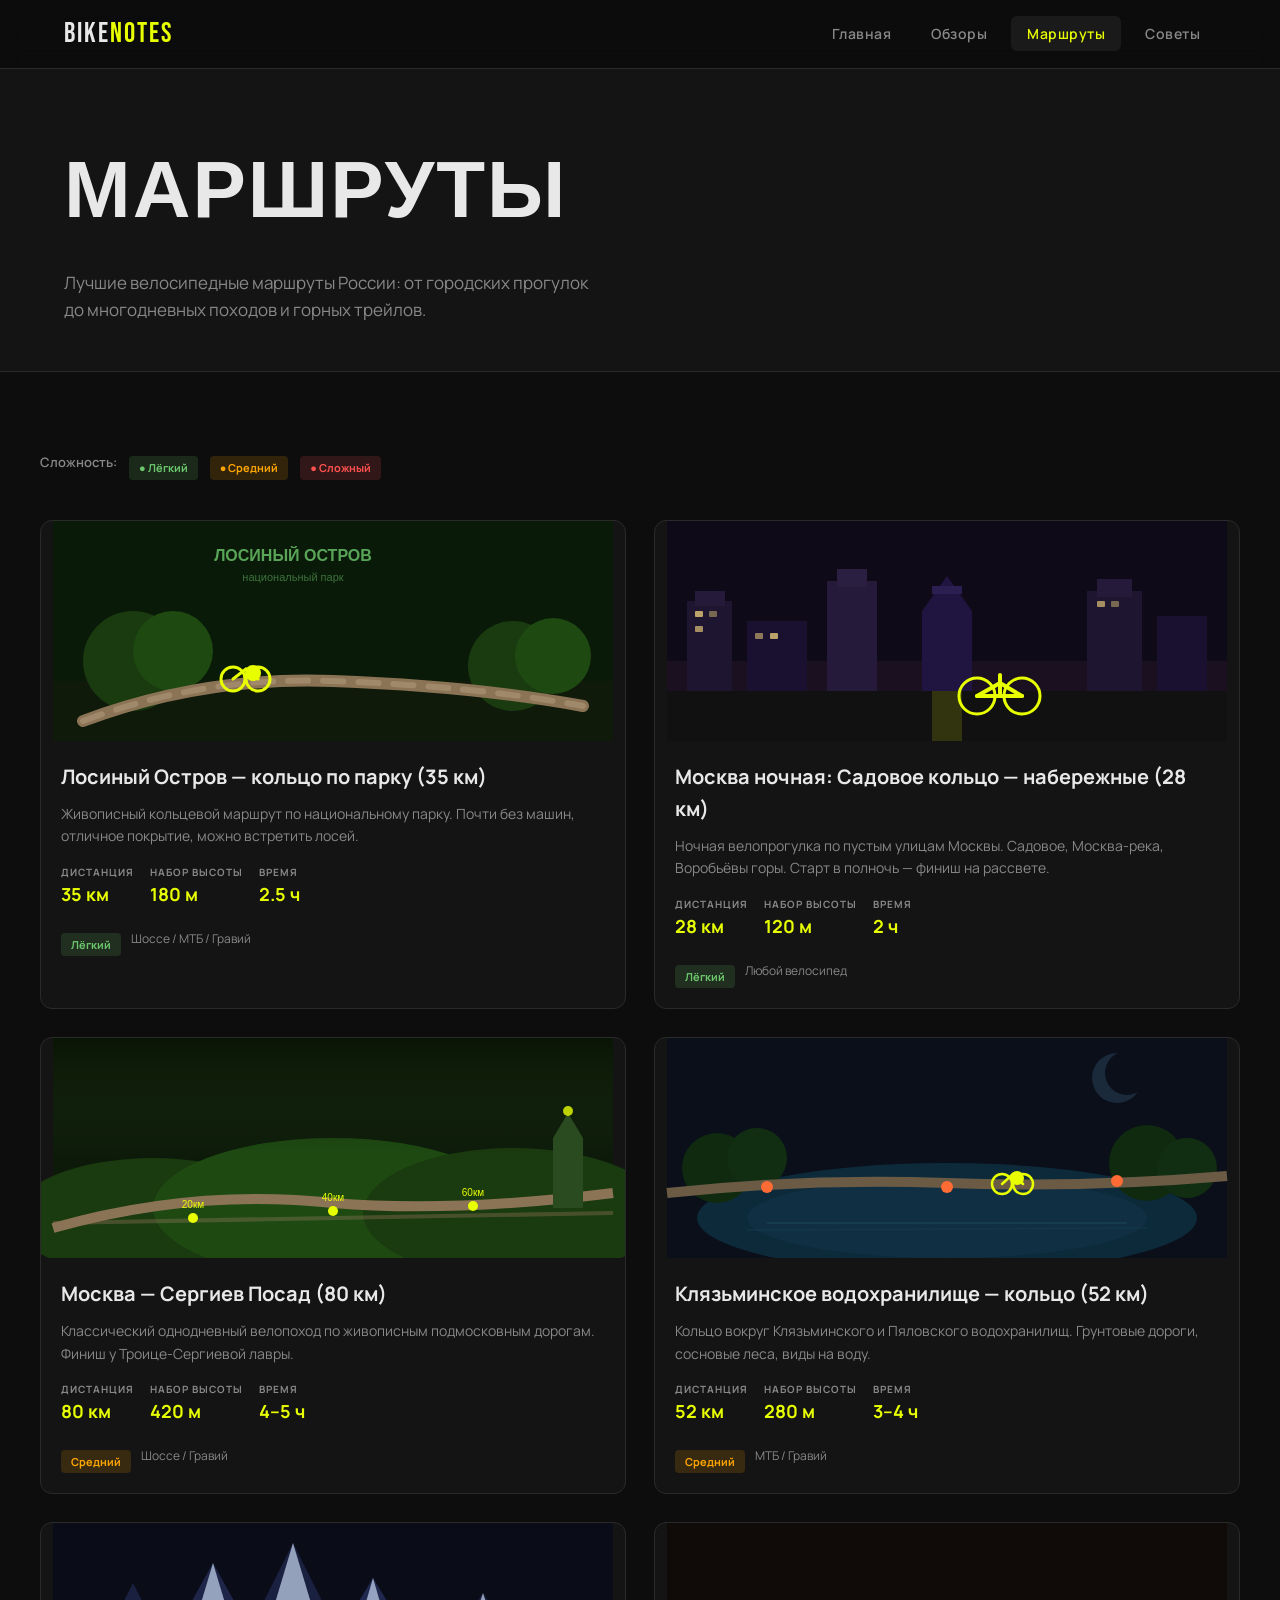
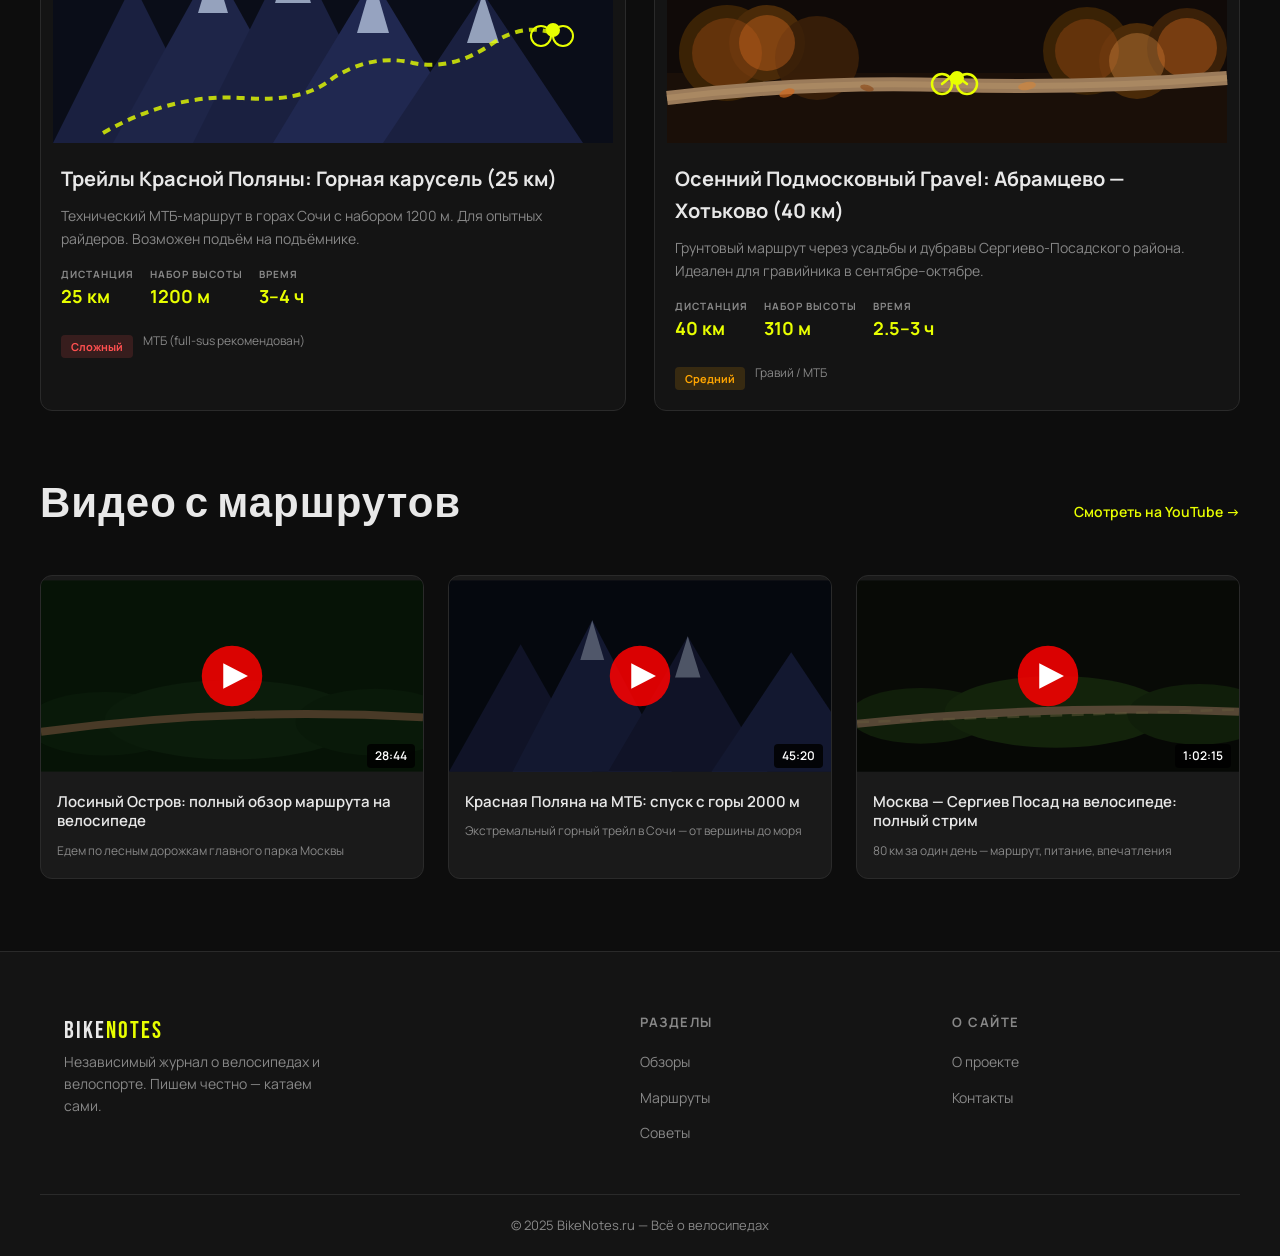
<file: site/routes.html>
<!DOCTYPE html>
<html lang="ru">
<head>
  <meta charset="UTF-8">
  <meta name="viewport" content="width=device-width, initial-scale=1.0">
  <meta name="description" content="Велосипедные маршруты — лучшие трейлы и веломаршруты Подмосковья и России">
  <title>Маршруты — BikeNotes</title>
  <link rel="preconnect" href="https://fonts.googleapis.com">
  <link href="https://fonts.googleapis.com/css2?family=Bebas+Neue&family=Manrope:wght@400;500;600;700&display=swap" rel="stylesheet">
  <link rel="stylesheet" href="css/style.css">
</head>
<body>

  <header class="header">
    <nav class="nav container">
      <a href="index.html" class="logo">BIKE<span>NOTES</span></a>
      <ul class="nav-links">
        <li><a href="index.html">Главная</a></li>
        <li><a href="reviews.html">Обзоры</a></li>
        <li><a href="routes.html" class="active">Маршруты</a></li>
        <li><a href="tips.html">Советы</a></li>
      </ul>
      <button class="burger" onclick="toggleMenu()">☰</button>
    </nav>
  </header>

  <section class="page-hero">
    <div class="container">
      <h1>МАРШРУТЫ</h1>
      <p>Лучшие велосипедные маршруты России: от городских прогулок до многодневных походов и горных трейлов.</p>
    </div>
  </section>

  <section class="section container">

    <!-- Difficulty legend -->
    <div style="display:flex;gap:12px;flex-wrap:wrap;margin-bottom:40px;align-items:center;">
      <span style="font-size:13px;color:var(--text-muted);font-weight:600;">Сложность:</span>
      <span class="route-difficulty difficulty-easy">● Лёгкий</span>
      <span class="route-difficulty difficulty-medium">● Средний</span>
      <span class="route-difficulty difficulty-hard">● Сложный</span>
    </div>

    <div class="routes-grid">

      <!-- Route 1 -->
      <article class="route-card">
        <div class="route-img">
          <svg viewBox="0 0 560 220" xmlns="http://www.w3.org/2000/svg" style="width:100%;height:100%">
            <rect width="560" height="220" fill="#0a1a08"/>
            <!-- Park landscape -->
            <rect x="0" y="160" width="560" height="60" fill="#0f1a0a"/>
            <circle cx="80" cy="140" r="50" fill="#1a3a0f"/>
            <circle cx="120" cy="130" r="40" fill="#1e4a12"/>
            <circle cx="460" cy="145" r="45" fill="#1a3a0f"/>
            <circle cx="500" cy="135" r="38" fill="#1e4a12"/>
            <!-- Path -->
            <path d="M30,200 Q150,155 280,160 Q420,165 530,185" fill="none" stroke="#8B7355" stroke-width="12" stroke-linecap="round"/>
            <path d="M30,200 Q150,155 280,160 Q420,165 530,185" fill="none" stroke="#A0896A" stroke-width="6" stroke-linecap="round" stroke-dasharray="20,15"/>
            <!-- Biker -->
            <circle cx="200" cy="152" r="8" fill="#e8ff00"/>
            <circle cx="180" cy="158" r="12" fill="none" stroke="#e8ff00" stroke-width="3"/>
            <circle cx="205" cy="158" r="12" fill="none" stroke="#e8ff00" stroke-width="3"/>
            <line x1="180" y1="158" x2="193" y2="148" stroke="#e8ff00" stroke-width="3" stroke-linecap="round"/>
            <line x1="193" y1="148" x2="205" y2="158" stroke="#e8ff00" stroke-width="3" stroke-linecap="round"/>
            <!-- Park label -->
            <text x="240" y="40" fill="#6dc86d" font-size="16" font-family="sans-serif" font-weight="bold" opacity="0.8" text-anchor="middle">ЛОСИНЫЙ ОСТРОВ</text>
            <text x="240" y="60" fill="#6dc86d" font-size="11" font-family="sans-serif" opacity="0.5" text-anchor="middle">национальный парк</text>
          </svg>
        </div>
        <div class="route-body">
          <h3><a href="#">Лосиный Остров — кольцо по парку (35 км)</a></h3>
          <p>Живописный кольцевой маршрут по национальному парку. Почти без машин, отличное покрытие, можно встретить лосей.</p>
          <div class="route-stats">
            <div class="route-stat">
              <span class="route-stat-label">Дистанция</span>
              <span class="route-stat-val">35 км</span>
            </div>
            <div class="route-stat">
              <span class="route-stat-label">Набор высоты</span>
              <span class="route-stat-val">180 м</span>
            </div>
            <div class="route-stat">
              <span class="route-stat-label">Время</span>
              <span class="route-stat-val">2.5 ч</span>
            </div>
          </div>
          <div style="display:flex;gap:10px;align-items:center;margin-top:12px;">
            <span class="route-difficulty difficulty-easy">Лёгкий</span>
            <span style="font-size:12px;color:var(--text-muted);">Шоссе / МТБ / Гравий</span>
          </div>
        </div>
      </article>

      <!-- Route 2 -->
      <article class="route-card">
        <div class="route-img">
          <svg viewBox="0 0 560 220" xmlns="http://www.w3.org/2000/svg" style="width:100%;height:100%">
            <rect width="560" height="220" fill="#0f0a18"/>
            <!-- City at dawn -->
            <rect x="0" y="140" width="560" height="80" fill="#1a1020"/>
            <!-- Buildings -->
            <rect x="20" y="80" width="45" height="140" fill="#1e1530"/>
            <rect x="28" y="70" width="30" height="15" fill="#251a3a"/>
            <rect x="80" y="100" width="60" height="120" fill="#1a1030"/>
            <rect x="160" y="60" width="50" height="160" fill="#251a3a"/>
            <rect x="170" y="48" width="30" height="18" fill="#2a1f40"/>
            <rect x="420" y="70" width="55" height="150" fill="#1e1530"/>
            <rect x="430" y="58" width="35" height="18" fill="#251a3a"/>
            <rect x="490" y="95" width="50" height="125" fill="#1a1030"/>
            <!-- Kremlin-style tower -->
            <rect x="255" y="90" width="50" height="130" fill="#201540"/>
            <polygon points="255,90 280,55 305,90" fill="#201540"/>
            <rect x="265" y="65" width="30" height="8" fill="#2a1f50"/>
            <!-- Windows (lights) -->
            <rect x="28" y="90" width="8" height="6" fill="#ffe082" rx="1" opacity="0.7"/>
            <rect x="42" y="90" width="8" height="6" fill="#ffe082" rx="1" opacity="0.4"/>
            <rect x="28" y="105" width="8" height="6" fill="#ffe082" rx="1" opacity="0.6"/>
            <rect x="88" y="112" width="8" height="6" fill="#ffe082" rx="1" opacity="0.5"/>
            <rect x="103" y="112" width="8" height="6" fill="#ffe082" rx="1" opacity="0.7"/>
            <rect x="430" y="80" width="8" height="6" fill="#ffe082" rx="1" opacity="0.6"/>
            <rect x="444" y="80" width="8" height="6" fill="#ffe082" rx="1" opacity="0.4"/>
            <!-- Road -->
            <rect x="0" y="170" width="560" height="50" fill="#111"/>
            <rect x="265" y="170" width="30" height="50" fill="#e8ff00" opacity="0.15"/>
            <!-- Bike -->
            <circle cx="310" cy="175" r="18" fill="none" stroke="#e8ff00" stroke-width="3"/>
            <circle cx="355" cy="175" r="18" fill="none" stroke="#e8ff00" stroke-width="3"/>
            <line x1="310" y1="175" x2="333" y2="162" stroke="#e8ff00" stroke-width="4" stroke-linecap="round"/>
            <line x1="333" y1="162" x2="355" y2="175" stroke="#e8ff00" stroke-width="4" stroke-linecap="round"/>
            <line x1="310" y1="175" x2="333" y2="175" stroke="#e8ff00" stroke-width="4" stroke-linecap="round"/>
            <line x1="333" y1="175" x2="355" y2="175" stroke="#e8ff00" stroke-width="4" stroke-linecap="round"/>
            <line x1="333" y1="154" x2="333" y2="175" stroke="#e8ff00" stroke-width="4" stroke-linecap="round"/>
          </svg>
        </div>
        <div class="route-body">
          <h3><a href="#">Москва ночная: Садовое кольцо — набережные (28 км)</a></h3>
          <p>Ночная велопрогулка по пустым улицам Москвы. Садовое, Москва-река, Воробьёвы горы. Старт в полночь — финиш на рассвете.</p>
          <div class="route-stats">
            <div class="route-stat">
              <span class="route-stat-label">Дистанция</span>
              <span class="route-stat-val">28 км</span>
            </div>
            <div class="route-stat">
              <span class="route-stat-label">Набор высоты</span>
              <span class="route-stat-val">120 м</span>
            </div>
            <div class="route-stat">
              <span class="route-stat-label">Время</span>
              <span class="route-stat-val">2 ч</span>
            </div>
          </div>
          <div style="display:flex;gap:10px;align-items:center;margin-top:12px;">
            <span class="route-difficulty difficulty-easy">Лёгкий</span>
            <span style="font-size:12px;color:var(--text-muted);">Любой велосипед</span>
          </div>
        </div>
      </article>

      <!-- Route 3 -->
      <article class="route-card">
        <div class="route-img">
          <svg viewBox="0 0 560 220" xmlns="http://www.w3.org/2000/svg" style="width:100%;height:100%">
            <rect width="560" height="220" fill="#0d1a0a"/>
            <!-- Rolling hills landscape -->
            <ellipse cx="100" cy="180" rx="140" ry="60" fill="#1a3a0f"/>
            <ellipse cx="280" cy="170" rx="180" ry="70" fill="#1e4a12"/>
            <ellipse cx="460" cy="175" rx="150" ry="65" fill="#1a3a0f"/>
            <!-- Sky gradient -->
            <rect width="560" height="120" fill="url(#hillSky)"/>
            <!-- Road -->
            <path d="M0,190 Q140,150 280,165 Q400,175 560,155" fill="none" stroke="#8B7355" stroke-width="10"/>
            <!-- Distance markers -->
            <line x1="0" y1="185" x2="560" y2="175" stroke="#8B7355" stroke-width="4" opacity="0.4"/>
            <!-- Km markers -->
            <circle cx="140" cy="180" r="5" fill="#e8ff00"/>
            <text x="140" y="170" fill="#e8ff00" font-size="10" text-anchor="middle" font-family="sans-serif">20км</text>
            <circle cx="280" cy="173" r="5" fill="#e8ff00"/>
            <text x="280" y="163" fill="#e8ff00" font-size="10" text-anchor="middle" font-family="sans-serif">40км</text>
            <circle cx="420" cy="168" r="5" fill="#e8ff00"/>
            <text x="420" y="158" fill="#e8ff00" font-size="10" text-anchor="middle" font-family="sans-serif">60км</text>
            <!-- Church at finish -->
            <rect x="500" y="100" width="30" height="70" fill="#2a4a20"/>
            <polygon points="500,100 515,75 530,100" fill="#2a4a20"/>
            <circle cx="515" cy="73" r="5" fill="#e8ff00" opacity="0.8"/>
            <defs>
              <linearGradient id="hillSky" x1="0" y1="0" x2="0" y2="1">
                <stop offset="0%" stop-color="#0a1505"/>
                <stop offset="100%" stop-color="#1a3010" stop-opacity="0"/>
              </linearGradient>
            </defs>
          </svg>
        </div>
        <div class="route-body">
          <h3><a href="#">Москва — Сергиев Посад (80 км)</a></h3>
          <p>Классический однодневный велопоход по живописным подмосковным дорогам. Финиш у Троице-Сергиевой лавры.</p>
          <div class="route-stats">
            <div class="route-stat">
              <span class="route-stat-label">Дистанция</span>
              <span class="route-stat-val">80 км</span>
            </div>
            <div class="route-stat">
              <span class="route-stat-label">Набор высоты</span>
              <span class="route-stat-val">420 м</span>
            </div>
            <div class="route-stat">
              <span class="route-stat-label">Время</span>
              <span class="route-stat-val">4–5 ч</span>
            </div>
          </div>
          <div style="display:flex;gap:10px;align-items:center;margin-top:12px;">
            <span class="route-difficulty difficulty-medium">Средний</span>
            <span style="font-size:12px;color:var(--text-muted);">Шоссе / Гравий</span>
          </div>
        </div>
      </article>

      <!-- Route 4 -->
      <article class="route-card">
        <div class="route-img">
          <svg viewBox="0 0 560 220" xmlns="http://www.w3.org/2000/svg" style="width:100%;height:100%">
            <rect width="560" height="220" fill="#0a0f1a"/>
            <!-- Lake / river -->
            <ellipse cx="280" cy="180" rx="250" ry="55" fill="#0d2a3a"/>
            <ellipse cx="280" cy="180" rx="200" ry="40" fill="#102f42"/>
            <!-- Shoreline trees -->
            <circle cx="50" cy="130" r="35" fill="#0f2a0f"/>
            <circle cx="90" cy="120" r="30" fill="#122e12"/>
            <circle cx="480" cy="125" r="38" fill="#0f2a0f"/>
            <circle cx="520" cy="130" r="30" fill="#122e12"/>
            <!-- Water reflection -->
            <line x1="100" y1="185" x2="460" y2="185" stroke="#1a4a5a" stroke-width="2" opacity="0.5"/>
            <line x1="80" y1="192" x2="480" y2="190" stroke="#1a4a5a" stroke-width="1.5" opacity="0.3"/>
            <!-- Gravel path along shore -->
            <path d="M0,155 Q140,140 280,145 Q420,150 560,138" fill="none" stroke="#6B5B45" stroke-width="10"/>
            <!-- Trail markers -->
            <circle cx="100" cy="149" r="6" fill="#ff6b35"/>
            <circle cx="280" cy="149" r="6" fill="#ff6b35"/>
            <circle cx="450" cy="143" r="6" fill="#ff6b35"/>
            <!-- Biker on trail -->
            <circle cx="350" cy="140" r="7" fill="#e8ff00"/>
            <circle cx="335" cy="146" r="10" fill="none" stroke="#e8ff00" stroke-width="2.5"/>
            <circle cx="356" cy="146" r="10" fill="none" stroke="#e8ff00" stroke-width="2.5"/>
            <line x1="335" y1="146" x2="346" y2="136" stroke="#e8ff00" stroke-width="2.5" stroke-linecap="round"/>
            <line x1="346" y1="136" x2="356" y2="146" stroke="#e8ff00" stroke-width="2.5" stroke-linecap="round"/>
            <!-- Moon -->
            <circle cx="450" cy="40" r="25" fill="#1a2a3a"/>
            <circle cx="460" cy="35" r="22" fill="#0a0f1a"/>
          </svg>
        </div>
        <div class="route-body">
          <h3><a href="#">Клязьминское водохранилище — кольцо (52 км)</a></h3>
          <p>Кольцо вокруг Клязьминского и Пяловского водохранилищ. Грунтовые дороги, сосновые леса, виды на воду.</p>
          <div class="route-stats">
            <div class="route-stat">
              <span class="route-stat-label">Дистанция</span>
              <span class="route-stat-val">52 км</span>
            </div>
            <div class="route-stat">
              <span class="route-stat-label">Набор высоты</span>
              <span class="route-stat-val">280 м</span>
            </div>
            <div class="route-stat">
              <span class="route-stat-label">Время</span>
              <span class="route-stat-val">3–4 ч</span>
            </div>
          </div>
          <div style="display:flex;gap:10px;align-items:center;margin-top:12px;">
            <span class="route-difficulty difficulty-medium">Средний</span>
            <span style="font-size:12px;color:var(--text-muted);">МТБ / Гравий</span>
          </div>
        </div>
      </article>

      <!-- Route 5 -->
      <article class="route-card">
        <div class="route-img">
          <svg viewBox="0 0 560 220" xmlns="http://www.w3.org/2000/svg" style="width:100%;height:100%">
            <rect width="560" height="220" fill="#0a0d18"/>
            <!-- Mountain range -->
            <polygon points="0,220 80,60 160,220" fill="#1a2040"/>
            <polygon points="60,220 160,40 260,220" fill="#1e2548"/>
            <polygon points="140,220 240,20 340,220" fill="#1a2040"/>
            <polygon points="220,220 320,55 420,220" fill="#202850"/>
            <polygon points="330,220 430,70 530,220" fill="#1a2040"/>
            <!-- Snow caps -->
            <polygon points="160,40 145,90 175,90" fill="#c8d8f0" opacity="0.7"/>
            <polygon points="240,20 222,80 258,80" fill="#c8d8f0" opacity="0.7"/>
            <polygon points="320,55 304,110 336,110" fill="#c8d8f0" opacity="0.7"/>
            <polygon points="430,70 414,120 446,120" fill="#c8d8f0" opacity="0.7"/>
            <!-- Trail switchbacks -->
            <path d="M50,210 Q120,170 190,175 Q250,180 280,155 Q320,130 360,140 Q400,148 440,120 Q470,100 500,110" fill="none" stroke="#e8ff00" stroke-width="4" stroke-dasharray="8,6" opacity="0.8"/>
            <!-- Rider at peak -->
            <circle cx="500" cy="107" r="7" fill="#e8ff00"/>
            <circle cx="488" cy="113" r="10" fill="none" stroke="#e8ff00" stroke-width="2"/>
            <circle cx="510" cy="113" r="10" fill="none" stroke="#e8ff00" stroke-width="2"/>
          </svg>
        </div>
        <div class="route-body">
          <h3><a href="#">Трейлы Красной Поляны: Горная карусель (25 км)</a></h3>
          <p>Технический МТБ-маршрут в горах Сочи с набором 1200 м. Для опытных райдеров. Возможен подъём на подъёмнике.</p>
          <div class="route-stats">
            <div class="route-stat">
              <span class="route-stat-label">Дистанция</span>
              <span class="route-stat-val">25 км</span>
            </div>
            <div class="route-stat">
              <span class="route-stat-label">Набор высоты</span>
              <span class="route-stat-val">1200 м</span>
            </div>
            <div class="route-stat">
              <span class="route-stat-label">Время</span>
              <span class="route-stat-val">3–4 ч</span>
            </div>
          </div>
          <div style="display:flex;gap:10px;align-items:center;margin-top:12px;">
            <span class="route-difficulty difficulty-hard">Сложный</span>
            <span style="font-size:12px;color:var(--text-muted);">МТБ (full-sus рекомендован)</span>
          </div>
        </div>
      </article>

      <!-- Route 6 -->
      <article class="route-card">
        <div class="route-img">
          <svg viewBox="0 0 560 220" xmlns="http://www.w3.org/2000/svg" style="width:100%;height:100%">
            <rect width="560" height="220" fill="#100a08"/>
            <!-- Autumn forest -->
            <rect x="0" y="150" width="560" height="70" fill="#1a0f08"/>
            <circle cx="60" cy="130" r="48" fill="#3a2205"/>
            <circle cx="100" cy="120" r="38" fill="#4a2a08"/>
            <circle cx="150" cy="135" r="42" fill="#3a2008" opacity="0.9"/>
            <circle cx="420" cy="128" r="44" fill="#3a2205"/>
            <circle cx="470" cy="138" r="38" fill="#4a2a08"/>
            <circle cx="520" cy="125" r="40" fill="#3a2008"/>
            <!-- Orange/golden leaves -->
            <circle cx="60" cy="130" r="35" fill="#8B4513" opacity="0.5"/>
            <circle cx="100" cy="120" r="28" fill="#D2691E" opacity="0.4"/>
            <circle cx="420" cy="128" r="32" fill="#8B4513" opacity="0.5"/>
            <circle cx="470" cy="138" r="28" fill="#CD853F" opacity="0.4"/>
            <circle cx="520" cy="125" r="30" fill="#D2691E" opacity="0.4"/>
            <!-- Gravel path -->
            <path d="M0,175 Q140,158 280,162 Q420,166 560,155" fill="none" stroke="#9B7B5A" stroke-width="14"/>
            <path d="M0,175 Q140,158 280,162 Q420,166 560,155" fill="none" stroke="#B8956A" stroke-width="6" opacity="0.5"/>
            <!-- Fallen leaves on path -->
            <ellipse cx="120" cy="170" rx="8" ry="4" fill="#D2691E" opacity="0.7" transform="rotate(-20 120 170)"/>
            <ellipse cx="200" cy="165" rx="7" ry="3" fill="#8B4513" opacity="0.6" transform="rotate(15 200 165)"/>
            <ellipse cx="360" cy="163" rx="9" ry="4" fill="#CD853F" opacity="0.7" transform="rotate(-10 360 163)"/>
            <!-- Biker -->
            <circle cx="290" cy="155" r="7" fill="#e8ff00"/>
            <circle cx="275" cy="161" r="10" fill="none" stroke="#e8ff00" stroke-width="2.5"/>
            <circle cx="300" cy="161" r="10" fill="none" stroke="#e8ff00" stroke-width="2.5"/>
            <line x1="275" y1="161" x2="287" y2="151" stroke="#e8ff00" stroke-width="2.5" stroke-linecap="round"/>
            <line x1="287" y1="151" x2="300" y2="161" stroke="#e8ff00" stroke-width="2.5" stroke-linecap="round"/>
          </svg>
        </div>
        <div class="route-body">
          <h3><a href="#">Осенний Подмосковный Грavel: Абрамцево — Хотьково (40 км)</a></h3>
          <p>Грунтовый маршрут через усадьбы и дубравы Сергиево-Посадского района. Идеален для гравийника в сентябре–октябре.</p>
          <div class="route-stats">
            <div class="route-stat">
              <span class="route-stat-label">Дистанция</span>
              <span class="route-stat-val">40 км</span>
            </div>
            <div class="route-stat">
              <span class="route-stat-label">Набор высоты</span>
              <span class="route-stat-val">310 м</span>
            </div>
            <div class="route-stat">
              <span class="route-stat-label">Время</span>
              <span class="route-stat-val">2.5–3 ч</span>
            </div>
          </div>
          <div style="display:flex;gap:10px;align-items:center;margin-top:12px;">
            <span class="route-difficulty difficulty-medium">Средний</span>
            <span style="font-size:12px;color:var(--text-muted);">Гравий / МТБ</span>
          </div>
        </div>
      </article>

    </div>

    <!-- YouTube videos about routes -->
    <div style="margin-top:60px;">
      <div class="section-header">
        <h2>Видео с маршрутов</h2>
        <a href="https://www.youtube.com/results?search_query=велосипедный+маршрут+Подмосковье" target="_blank" class="see-all">Смотреть на YouTube →</a>
      </div>
      <div class="video-grid">
        <div class="video-card">
          <a href="https://www.youtube.com/watch?v=9bZkp7q19f0" target="_blank" class="video-thumb">
            <svg viewBox="0 0 480 240" xmlns="http://www.w3.org/2000/svg" style="width:100%">
              <rect width="480" height="240" fill="#0a1f0a"/>
              <ellipse cx="80" cy="180" rx="100" ry="40" fill="#0f2a0f"/>
              <ellipse cx="240" cy="175" rx="160" ry="50" fill="#122e12"/>
              <ellipse cx="420" cy="178" rx="100" ry="42" fill="#0f2a0f"/>
              <path d="M0,190 Q240,158 480,172" fill="none" stroke="#7a6040" stroke-width="10"/>
              <rect width="480" height="240" fill="rgba(0,0,0,0.4)"/>
              <circle cx="240" cy="120" r="38" fill="rgba(255,0,0,0.85)"/>
              <polygon points="229,104 229,136 260,120" fill="white"/>
            </svg>
            <div class="video-duration">28:44</div>
          </a>
          <div class="video-info">
            <h4>Лосиный Остров: полный обзор маршрута на велосипеде</h4>
            <span>Едем по лесным дорожкам главного парка Москвы</span>
          </div>
        </div>
        <div class="video-card">
          <a href="https://www.youtube.com/watch?v=8UVNT4wvIGY" target="_blank" class="video-thumb">
            <svg viewBox="0 0 480 240" xmlns="http://www.w3.org/2000/svg" style="width:100%">
              <rect width="480" height="240" fill="#080d18"/>
              <polygon points="0,240 90,80 180,240" fill="#1a2040"/>
              <polygon points="80,240 180,50 280,240" fill="#202850"/>
              <polygon points="200,240 300,70 400,240" fill="#1a2040"/>
              <polygon points="330,240 430,90 530,240" fill="#202850"/>
              <polygon points="180,50 165,100 195,100" fill="#c8d8f0" opacity="0.6"/>
              <polygon points="300,70 284,122 316,122" fill="#c8d8f0" opacity="0.6"/>
              <rect width="480" height="240" fill="rgba(0,0,0,0.4)"/>
              <circle cx="240" cy="120" r="38" fill="rgba(255,0,0,0.85)"/>
              <polygon points="229,104 229,136 260,120" fill="white"/>
            </svg>
            <div class="video-duration">45:20</div>
          </a>
          <div class="video-info">
            <h4>Красная Поляна на МТБ: спуск с горы 2000 м</h4>
            <span>Экстремальный горный трейл в Сочи — от вершины до моря</span>
          </div>
        </div>
        <div class="video-card">
          <a href="https://www.youtube.com/watch?v=hT_nvWreIhg" target="_blank" class="video-thumb">
            <svg viewBox="0 0 480 240" xmlns="http://www.w3.org/2000/svg" style="width:100%">
              <rect width="480" height="240" fill="#0d100a"/>
              <rect x="0" y="170" width="480" height="70" fill="#0a0d08"/>
              <ellipse cx="80" cy="170" rx="90" ry="35" fill="#1a3010"/>
              <ellipse cx="250" cy="165" rx="140" ry="45" fill="#1e3812"/>
              <ellipse cx="430" cy="168" rx="90" ry="38" fill="#1a3010"/>
              <path d="M0,180 Q240,155 480,165" fill="none" stroke="#8B7355" stroke-width="10"/>
              <line x1="0" y1="178" x2="480" y2="162" stroke="#A09060" stroke-width="3" stroke-dasharray="15,12" opacity="0.5"/>
              <rect width="480" height="240" fill="rgba(0,0,0,0.38)"/>
              <circle cx="240" cy="120" r="38" fill="rgba(255,0,0,0.85)"/>
              <polygon points="229,104 229,136 260,120" fill="white"/>
            </svg>
            <div class="video-duration">1:02:15</div>
          </a>
          <div class="video-info">
            <h4>Москва — Сергиев Посад на велосипеде: полный стрим</h4>
            <span>80 км за один день — маршрут, питание, впечатления</span>
          </div>
        </div>
      </div>
    </div>
  </section>

  <footer class="footer">
    <div class="container footer-inner">
      <div class="footer-brand">
        <a href="index.html" class="logo">BIKE<span>NOTES</span></a>
        <p>Независимый журнал о велосипедах и велоспорте. Пишем честно — катаем сами.</p>
      </div>
      <div class="footer-links">
        <h5>Разделы</h5>
        <ul>
          <li><a href="reviews.html">Обзоры</a></li>
          <li><a href="routes.html">Маршруты</a></li>
          <li><a href="tips.html">Советы</a></li>
        </ul>
      </div>
      <div class="footer-links">
        <h5>О сайте</h5>
        <ul>
          <li><a href="#">О проекте</a></li>
          <li><a href="#">Контакты</a></li>
        </ul>
      </div>
    </div>
    <div class="footer-bottom container">
      <p>© 2025 BikeNotes.ru — Всё о велосипедах</p>
    </div>
  </footer>

  <script src="js/main.js"></script>
</body>
</html>
</file>
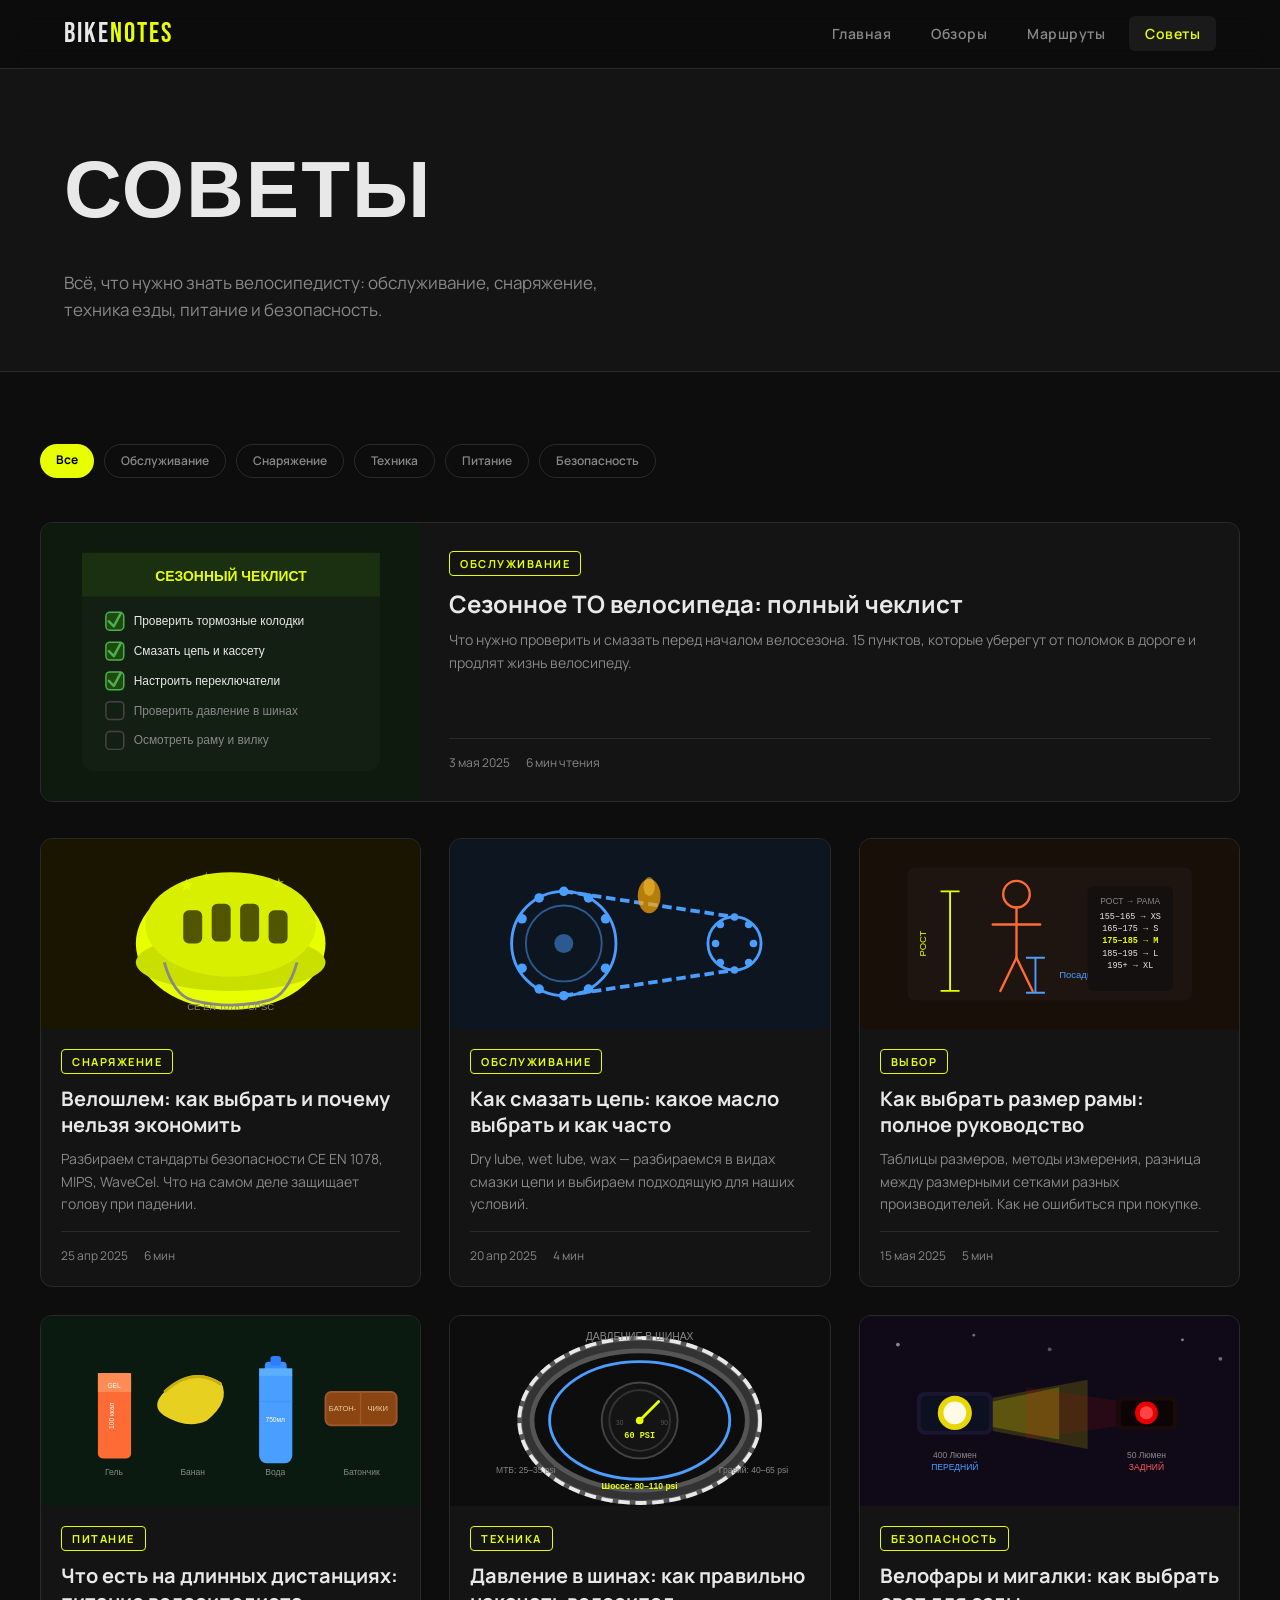
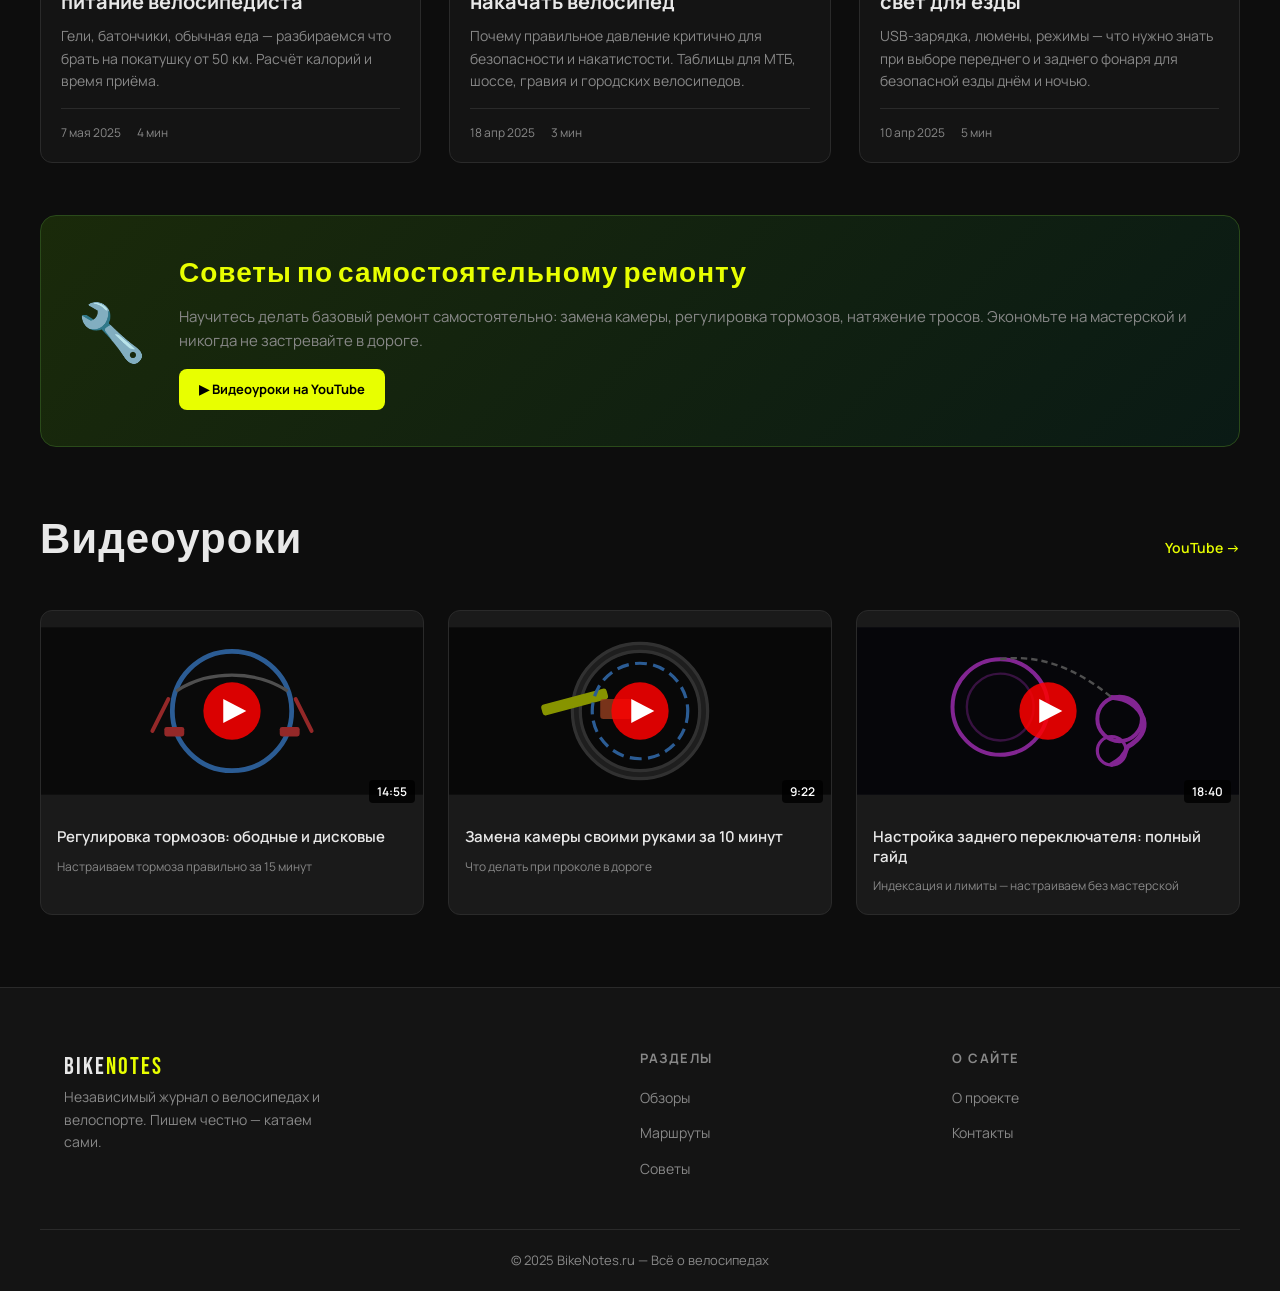
<file: site/tips.html>
<!DOCTYPE html>
<html lang="ru">
<head>
  <meta charset="UTF-8">
  <meta name="viewport" content="width=device-width, initial-scale=1.0">
  <meta name="description" content="Советы велосипедистам — обслуживание, снаряжение, техника езды, питание">
  <title>Советы — BikeNotes</title>
  <link rel="preconnect" href="https://fonts.googleapis.com">
  <link href="https://fonts.googleapis.com/css2?family=Bebas+Neue&family=Manrope:wght@400;500;600;700&display=swap" rel="stylesheet">
  <link rel="stylesheet" href="css/style.css">
</head>
<body>

  <header class="header">
    <nav class="nav container">
      <a href="index.html" class="logo">BIKE<span>NOTES</span></a>
      <ul class="nav-links">
        <li><a href="index.html">Главная</a></li>
        <li><a href="reviews.html">Обзоры</a></li>
        <li><a href="routes.html">Маршруты</a></li>
        <li><a href="tips.html" class="active">Советы</a></li>
      </ul>
      <button class="burger" onclick="toggleMenu()">☰</button>
    </nav>
  </header>

  <section class="page-hero">
    <div class="container">
      <h1>СОВЕТЫ</h1>
      <p>Всё, что нужно знать велосипедисту: обслуживание, снаряжение, техника езды, питание и безопасность.</p>
    </div>
  </section>

  <section class="section container">

    <!-- Category tabs -->
    <div style="display:flex;gap:10px;flex-wrap:wrap;margin-bottom:44px;">
      <span style="background:var(--accent);color:#000;font-size:12px;font-weight:700;padding:6px 16px;border-radius:20px;cursor:pointer;">Все</span>
      <span style="border:1px solid var(--border);color:var(--text-muted);font-size:12px;font-weight:600;padding:6px 16px;border-radius:20px;cursor:pointer;">Обслуживание</span>
      <span style="border:1px solid var(--border);color:var(--text-muted);font-size:12px;font-weight:600;padding:6px 16px;border-radius:20px;cursor:pointer;">Снаряжение</span>
      <span style="border:1px solid var(--border);color:var(--text-muted);font-size:12px;font-weight:600;padding:6px 16px;border-radius:20px;cursor:pointer;">Техника</span>
      <span style="border:1px solid var(--border);color:var(--text-muted);font-size:12px;font-weight:600;padding:6px 16px;border-radius:20px;cursor:pointer;">Питание</span>
      <span style="border:1px solid var(--border);color:var(--text-muted);font-size:12px;font-weight:600;padding:6px 16px;border-radius:20px;cursor:pointer;">Безопасность</span>
    </div>

    <!-- Featured tip -->
    <article class="card" style="flex-direction:row;margin-bottom:36px;max-height:280px;">
      <div style="width:380px;flex-shrink:0;overflow:hidden;">
        <svg viewBox="0 0 380 280" xmlns="http://www.w3.org/2000/svg" style="width:100%;height:100%">
          <rect width="380" height="280" fill="#0f1a0f"/>
          <!-- Checklist background -->
          <rect x="40" y="30" width="300" height="220" fill="#141f14" rx="12"/>
          <rect x="40" y="30" width="300" height="44" fill="#1a3010" rx="12 12 0 0"/>
          <text x="190" y="58" fill="#e8ff00" font-size="14" font-weight="bold" font-family="sans-serif" text-anchor="middle">СЕЗОННЫЙ ЧЕКЛИСТ</text>
          <!-- Checklist items -->
          <rect x="64" y="90" width="18" height="18" rx="4" fill="#1e4a10" stroke="#4CAF50" stroke-width="1.5"/>
          <polyline points="67,99 72,104 79,91" fill="none" stroke="#4CAF50" stroke-width="2.5" stroke-linecap="round" stroke-linejoin="round"/>
          <text x="92" y="103" fill="#e8e8e8" font-size="12" font-family="sans-serif">Проверить тормозные колодки</text>

          <rect x="64" y="120" width="18" height="18" rx="4" fill="#1e4a10" stroke="#4CAF50" stroke-width="1.5"/>
          <polyline points="67,129 72,134 79,121" fill="none" stroke="#4CAF50" stroke-width="2.5" stroke-linecap="round" stroke-linejoin="round"/>
          <text x="92" y="133" fill="#e8e8e8" font-size="12" font-family="sans-serif">Смазать цепь и кассету</text>

          <rect x="64" y="150" width="18" height="18" rx="4" fill="#1e4a10" stroke="#4CAF50" stroke-width="1.5"/>
          <polyline points="67,159 72,164 79,151" fill="none" stroke="#4CAF50" stroke-width="2.5" stroke-linecap="round" stroke-linejoin="round"/>
          <text x="92" y="163" fill="#e8e8e8" font-size="12" font-family="sans-serif">Настроить переключатели</text>

          <rect x="64" y="180" width="18" height="18" rx="4" fill="#141f14" stroke="#444" stroke-width="1.5"/>
          <text x="92" y="193" fill="#888" font-size="12" font-family="sans-serif">Проверить давление в шинах</text>

          <rect x="64" y="210" width="18" height="18" rx="4" fill="#141f14" stroke="#444" stroke-width="1.5"/>
          <text x="92" y="223" fill="#888" font-size="12" font-family="sans-serif">Осмотреть раму и вилку</text>
        </svg>
      </div>
      <div class="card-body" style="padding:28px;">
        <span class="card-tag">Обслуживание</span>
        <h3 style="font-size:24px;">Сезонное ТО велосипеда: полный чеклист</h3>
        <p>Что нужно проверить и смазать перед началом велосезона. 15 пунктов, которые уберегут от поломок в дороге и продлят жизнь велосипеду.</p>
        <div class="card-meta"><span>3 мая 2025</span><span>6 мин чтения</span></div>
      </div>
    </article>

    <!-- Tips grid -->
    <div class="articles-list">

      <article class="card">
        <div class="card-img" style="height:190px;">
          <svg viewBox="0 0 400 200" xmlns="http://www.w3.org/2000/svg" style="width:100%;height:100%">
            <rect width="400" height="200" fill="#1a1500"/>
            <!-- Helmet illustration -->
            <ellipse cx="200" cy="110" rx="100" ry="70" fill="#e8ff00"/>
            <ellipse cx="200" cy="130" rx="100" ry="30" fill="#c8df00"/>
            <ellipse cx="200" cy="90" rx="90" ry="55" fill="#d8ef00"/>
            <!-- Vents -->
            <rect x="150" y="75" width="20" height="35" rx="6" fill="#1a1500" opacity="0.7"/>
            <rect x="180" y="68" width="20" height="40" rx="6" fill="#1a1500" opacity="0.7"/>
            <rect x="210" y="68" width="20" height="40" rx="6" fill="#1a1500" opacity="0.7"/>
            <rect x="240" y="75" width="20" height="35" rx="6" fill="#1a1500" opacity="0.7"/>
            <!-- Chin strap -->
            <path d="M130,130 Q140,165 160,170 Q200,180 240,170 Q260,165 270,130" fill="none" stroke="#888" stroke-width="3"/>
            <!-- Safety stars -->
            <text x="145" y="55" fill="#e8ff00" font-size="18" opacity="0.8">★</text>
            <text x="245" y="50" fill="#e8ff00" font-size="14" opacity="0.6">★</text>
            <text x="170" y="42" fill="#e8ff00" font-size="11" opacity="0.5">★</text>
            <!-- Label -->
            <text x="200" y="180" fill="#888" font-size="10" font-family="sans-serif" text-anchor="middle">CE EN 1078 / CPSC</text>
          </svg>
        </div>
        <div class="card-body">
          <span class="card-tag">Снаряжение</span>
          <h3>Велошлем: как выбрать и почему нельзя экономить</h3>
          <p>Разбираем стандарты безопасности CE EN 1078, MIPS, WaveCel. Что на самом деле защищает голову при падении.</p>
          <div class="card-meta"><span>25 апр 2025</span><span>6 мин</span></div>
        </div>
      </article>

      <article class="card">
        <div class="card-img" style="height:190px;">
          <svg viewBox="0 0 400 200" xmlns="http://www.w3.org/2000/svg" style="width:100%;height:100%">
            <rect width="400" height="200" fill="#0d1520"/>
            <!-- Chain and drivetrain -->
            <circle cx="120" cy="110" r="55" fill="none" stroke="#4a9eff" stroke-width="3"/>
            <circle cx="120" cy="110" r="40" fill="none" stroke="#4a9eff" stroke-width="2" opacity="0.5"/>
            <circle cx="120" cy="110" r="10" fill="#4a9eff" opacity="0.5"/>
            <!-- Chainring teeth -->
            <circle cx="120" cy="55" r="5" fill="#4a9eff"/>
            <circle cx="146" cy="62" r="5" fill="#4a9eff"/>
            <circle cx="164" cy="84" r="5" fill="#4a9eff"/>
            <circle cx="164" cy="136" r="5" fill="#4a9eff"/>
            <circle cx="146" cy="158" r="5" fill="#4a9eff"/>
            <circle cx="120" cy="165" r="5" fill="#4a9eff"/>
            <circle cx="94" cy="158" r="5" fill="#4a9eff"/>
            <circle cx="76" cy="136" r="5" fill="#4a9eff"/>
            <circle cx="76" cy="84" r="5" fill="#4a9eff"/>
            <circle cx="94" cy="62" r="5" fill="#4a9eff"/>
            <!-- Small sprocket -->
            <circle cx="300" cy="110" r="28" fill="none" stroke="#4a9eff" stroke-width="3"/>
            <circle cx="300" cy="82" r="4" fill="#4a9eff"/>
            <circle cx="315" cy="90" r="4" fill="#4a9eff"/>
            <circle cx="320" cy="110" r="4" fill="#4a9eff"/>
            <circle cx="315" cy="130" r="4" fill="#4a9eff"/>
            <circle cx="300" cy="138" r="4" fill="#4a9eff"/>
            <circle cx="285" cy="130" r="4" fill="#4a9eff"/>
            <circle cx="280" cy="110" r="4" fill="#4a9eff"/>
            <circle cx="285" cy="90" r="4" fill="#4a9eff"/>
            <!-- Chain links -->
            <path d="M120,55 L300,82" fill="none" stroke="#4a9eff" stroke-width="4" stroke-dasharray="10,5"/>
            <path d="M120,165 L300,138" fill="none" stroke="#4a9eff" stroke-width="4" stroke-dasharray="10,5"/>
            <!-- Oil drop -->
            <ellipse cx="210" cy="60" rx="12" ry="18" fill="#ffaa00" opacity="0.7"/>
            <ellipse cx="210" cy="50" rx="6" ry="10" fill="#ffcc44" opacity="0.5"/>
          </svg>
        </div>
        <div class="card-body">
          <span class="card-tag">Обслуживание</span>
          <h3>Как смазать цепь: какое масло выбрать и как часто</h3>
          <p>Dry lube, wet lube, wax — разбираемся в видах смазки цепи и выбираем подходящую для наших условий.</p>
          <div class="card-meta"><span>20 апр 2025</span><span>4 мин</span></div>
        </div>
      </article>

      <article class="card">
        <div class="card-img" style="height:190px;">
          <svg viewBox="0 0 400 200" xmlns="http://www.w3.org/2000/svg" style="width:100%;height:100%">
            <rect width="400" height="200" fill="#180f08"/>
            <!-- Frame sizing chart visual -->
            <rect x="50" y="30" width="300" height="140" fill="#1e1510" rx="8"/>
            <!-- Person outline -->
            <circle cx="165" cy="58" r="14" fill="none" stroke="#ff6b35" stroke-width="2.5"/>
            <line x1="165" y1="72" x2="165" y2="125" stroke="#ff6b35" stroke-width="2.5" stroke-linecap="round"/>
            <line x1="140" y1="90" x2="190" y2="90" stroke="#ff6b35" stroke-width="2.5" stroke-linecap="round"/>
            <line x1="165" y1="125" x2="148" y2="160" stroke="#ff6b35" stroke-width="2.5" stroke-linecap="round"/>
            <line x1="165" y1="125" x2="182" y2="160" stroke="#ff6b35" stroke-width="2.5" stroke-linecap="round"/>
            <!-- Measurement arrows -->
            <line x1="95" y1="55" x2="95" y2="160" stroke="#e8ff00" stroke-width="2" marker-end="url(#arrowDown)"/>
            <line x1="85" y1="55" x2="105" y2="55" stroke="#e8ff00" stroke-width="2"/>
            <line x1="85" y1="160" x2="105" y2="160" stroke="#e8ff00" stroke-width="2"/>
            <text x="70" y="110" fill="#e8ff00" font-size="10" font-family="sans-serif" text-anchor="middle" transform="rotate(-90 70 110)">РОСТ</text>
            <!-- Inseam -->
            <line x1="185" y1="125" x2="185" y2="162" stroke="#4a9eff" stroke-width="2"/>
            <line x1="175" y1="125" x2="195" y2="125" stroke="#4a9eff" stroke-width="2"/>
            <line x1="175" y1="162" x2="195" y2="162" stroke="#4a9eff" stroke-width="2"/>
            <text x="210" y="146" fill="#4a9eff" font-size="10" font-family="sans-serif">Посадка</text>
            <!-- Size chart -->
            <rect x="240" y="50" width="90" height="110" fill="#141010" rx="6"/>
            <text x="285" y="68" fill="#888" font-size="9" font-family="sans-serif" text-anchor="middle">РОСТ → РАМА</text>
            <text x="285" y="84" fill="#e8e8e8" font-size="9" font-family="monospace" text-anchor="middle">155–165 → XS</text>
            <text x="285" y="97" fill="#e8e8e8" font-size="9" font-family="monospace" text-anchor="middle">165–175 → S</text>
            <text x="285" y="110" fill="#e8ff00" font-size="9" font-family="monospace" text-anchor="middle" font-weight="bold">175–185 → M</text>
            <text x="285" y="123" fill="#e8e8e8" font-size="9" font-family="monospace" text-anchor="middle">185–195 → L</text>
            <text x="285" y="136" fill="#e8e8e8" font-size="9" font-family="monospace" text-anchor="middle">195+ → XL</text>
          </svg>
        </div>
        <div class="card-body">
          <span class="card-tag">Выбор</span>
          <h3>Как выбрать размер рамы: полное руководство</h3>
          <p>Таблицы размеров, методы измерения, разница между размерными сетками разных производителей. Как не ошибиться при покупке.</p>
          <div class="card-meta"><span>15 мая 2025</span><span>5 мин</span></div>
        </div>
      </article>

      <article class="card">
        <div class="card-img" style="height:190px;">
          <svg viewBox="0 0 400 200" xmlns="http://www.w3.org/2000/svg" style="width:100%;height:100%">
            <rect width="400" height="200" fill="#0a1a10"/>
            <!-- Food items for cyclist nutrition -->
            <!-- Energy gel -->
            <rect x="60" y="60" width="35" height="90" fill="#ff6b35" rx="5"/>
            <rect x="60" y="60" width="35" height="20" fill="#ff8c55" rx="5 5 0 0"/>
            <text x="77" y="76" fill="#fff" font-size="7" font-family="sans-serif" text-anchor="middle">GEL</text>
            <text x="77" y="105" fill="#fff" font-size="7" font-family="sans-serif" text-anchor="middle" transform="rotate(-90 77 105)">100 ккал</text>
            <!-- Banana -->
            <path d="M130,80 Q160,50 190,70 Q200,90 175,110 Q155,120 130,105 Q115,95 130,80" fill="#e8d020"/>
            <path d="M130,80 Q160,52 190,72" fill="none" stroke="#c8b010" stroke-width="3"/>
            <!-- Water bottle -->
            <rect x="230" y="55" width="35" height="100" fill="#4a9eff" rx="8"/>
            <rect x="236" y="48" width="23" height="12" fill="#3a8eff" rx="4"/>
            <rect x="242" y="42" width="11" height="10" fill="#2a7eff" rx="3"/>
            <rect x="230" y="55" width="35" height="8" fill="#5aafff" rx="8 8 0 0"/>
            <line x1="230" y1="90" x2="265" y2="90" stroke="#3a8eff" stroke-width="1.5" opacity="0.5"/>
            <text x="247" y="112" fill="#fff" font-size="7" font-family="sans-serif" text-anchor="middle">750мл</text>
            <!-- Energy bar -->
            <rect x="300" y="80" width="75" height="35" fill="#8B4513" rx="6"/>
            <rect x="300" y="80" width="75" height="35" fill="none" stroke="#A0562A" stroke-width="2" rx="6"/>
            <line x1="337" y1="80" x2="337" y2="115" stroke="#A0562A" stroke-width="1.5"/>
            <text x="318" y="100" fill="#e8d0a0" font-size="8" font-family="sans-serif" text-anchor="middle">БАТОН-</text>
            <text x="355" y="100" fill="#e8d0a0" font-size="8" font-family="sans-serif" text-anchor="middle">ЧИКИ</text>
            <!-- Labels -->
            <text x="77" y="168" fill="#888" font-size="9" font-family="sans-serif" text-anchor="middle">Гель</text>
            <text x="160" y="168" fill="#888" font-size="9" font-family="sans-serif" text-anchor="middle">Банан</text>
            <text x="247" y="168" fill="#888" font-size="9" font-family="sans-serif" text-anchor="middle">Вода</text>
            <text x="338" y="168" fill="#888" font-size="9" font-family="sans-serif" text-anchor="middle">Батончик</text>
          </svg>
        </div>
        <div class="card-body">
          <span class="card-tag">Питание</span>
          <h3>Что есть на длинных дистанциях: питание велосипедиста</h3>
          <p>Гели, батончики, обычная еда — разбираемся что брать на покатушку от 50 км. Расчёт калорий и время приёма.</p>
          <div class="card-meta"><span>7 мая 2025</span><span>4 мин</span></div>
        </div>
      </article>

      <article class="card">
        <div class="card-img" style="height:190px;">
          <svg viewBox="0 0 400 200" xmlns="http://www.w3.org/2000/svg" style="width:100%;height:100%">
            <rect width="400" height="200" fill="#0d0d0d"/>
            <!-- Tire cross-section -->
            <ellipse cx="200" cy="110" rx="120" ry="80" fill="none" stroke="#555" stroke-width="18"/>
            <ellipse cx="200" cy="110" rx="120" ry="80" fill="none" stroke="#333" stroke-width="8"/>
            <!-- Tread pattern -->
            <ellipse cx="200" cy="110" rx="127" ry="87" fill="none" stroke="#e8e8e8" stroke-width="4" stroke-dasharray="12,6"/>
            <!-- Inner tube -->
            <ellipse cx="200" cy="110" rx="95" ry="62" fill="none" stroke="#4a9eff" stroke-width="3"/>
            <!-- Pressure gauge visual -->
            <circle cx="200" cy="110" r="40" fill="#141414" stroke="#444" stroke-width="2"/>
            <circle cx="200" cy="110" r="32" fill="none" stroke="#333" stroke-width="2"/>
            <!-- Gauge needle -->
            <line x1="200" y1="110" x2="220" y2="90" stroke="#e8ff00" stroke-width="3" stroke-linecap="round"/>
            <circle cx="200" cy="110" r="4" fill="#e8ff00"/>
            <!-- PSI values on gauge -->
            <text x="200" y="128" fill="#e8ff00" font-size="9" font-family="monospace" text-anchor="middle" font-weight="bold">60 PSI</text>
            <text x="175" y="115" fill="#555" font-size="7" font-family="sans-serif">30</text>
            <text x="222" y="115" fill="#555" font-size="7" font-family="sans-serif">90</text>
            <!-- Labels -->
            <text x="200" y="25" fill="#888" font-size="11" font-family="sans-serif" text-anchor="middle">ДАВЛЕНИЕ В ШИНАХ</text>
            <text x="80" y="165" fill="#888" font-size="9" font-family="sans-serif" text-anchor="middle">МТБ: 25–35 psi</text>
            <text x="200" y="182" fill="#e8ff00" font-size="9" font-family="sans-serif" text-anchor="middle" font-weight="bold">Шоссе: 80–110 psi</text>
            <text x="320" y="165" fill="#888" font-size="9" font-family="sans-serif" text-anchor="middle">Гравий: 40–65 psi</text>
          </svg>
        </div>
        <div class="card-body">
          <span class="card-tag">Техника</span>
          <h3>Давление в шинах: как правильно накачать велосипед</h3>
          <p>Почему правильное давление критично для безопасности и накатистости. Таблицы для МТБ, шоссе, гравия и городских велосипедов.</p>
          <div class="card-meta"><span>18 апр 2025</span><span>3 мин</span></div>
        </div>
      </article>

      <article class="card">
        <div class="card-img" style="height:190px;">
          <svg viewBox="0 0 400 200" xmlns="http://www.w3.org/2000/svg" style="width:100%;height:100%">
            <rect width="400" height="200" fill="#100a18"/>
            <!-- Lights illustration -->
            <!-- Front light -->
            <rect x="60" y="80" width="80" height="45" fill="#1a1530" rx="8"/>
            <rect x="64" y="84" width="72" height="37" fill="#0d1020" rx="6"/>
            <!-- Light beam -->
            <polygon points="140,86 140,121 240,140 240,67" fill="#ffee00" opacity="0.15"/>
            <polygon points="140,90 140,117 210,130 210,75" fill="#ffee00" opacity="0.2"/>
            <!-- Lamp -->
            <circle cx="100" cy="102" r="18" fill="#ffee00" opacity="0.9"/>
            <circle cx="100" cy="102" r="12" fill="#fff" opacity="0.9"/>
            <text x="100" y="150" fill="#888" font-size="9" font-family="sans-serif" text-anchor="middle">400 Люмен</text>
            <text x="100" y="162" fill="#4a9eff" font-size="9" font-family="sans-serif" text-anchor="middle">ПЕРЕДНИЙ</text>
            <!-- Rear light -->
            <rect x="270" y="85" width="65" height="35" fill="#1a0a0a" rx="6"/>
            <rect x="275" y="89" width="55" height="27" fill="#0d0505" rx="4"/>
            <circle cx="302" cy="102" r="12" fill="#ff0000" opacity="0.9"/>
            <circle cx="302" cy="102" r="7" fill="#ff4444"/>
            <!-- Rear beam (backwards) -->
            <polygon points="270,89 270,116 175,130 175,75" fill="#ff0000" opacity="0.1"/>
            <text x="302" y="150" fill="#888" font-size="9" font-family="sans-serif" text-anchor="middle">50 Люмен</text>
            <text x="302" y="162" fill="#ff5555" font-size="9" font-family="sans-serif" text-anchor="middle">ЗАДНИЙ</text>
            <!-- Stars / night -->
            <circle cx="40" cy="30" r="2" fill="#fff" opacity="0.5"/>
            <circle cx="120" cy="20" r="1.5" fill="#fff" opacity="0.4"/>
            <circle cx="200" cy="35" r="2" fill="#fff" opacity="0.3"/>
            <circle cx="340" cy="25" r="1.5" fill="#fff" opacity="0.5"/>
            <circle cx="380" cy="45" r="2" fill="#fff" opacity="0.4"/>
          </svg>
        </div>
        <div class="card-body">
          <span class="card-tag">Безопасность</span>
          <h3>Велофары и мигалки: как выбрать свет для езды</h3>
          <p>USB-зарядка, люмены, режимы — что нужно знать при выборе переднего и заднего фонаря для безопасной езды днём и ночью.</p>
          <div class="card-meta"><span>10 апр 2025</span><span>5 мин</span></div>
        </div>
      </article>

    </div>

    <!-- Pro tips banner -->
    <div style="background:linear-gradient(135deg,#1a2a0a,#0a1a15);border:1px solid #2a4a1a;border-radius:16px;padding:36px;margin-top:52px;display:flex;gap:32px;align-items:center;">
      <div style="font-size:56px;flex-shrink:0;">🔧</div>
      <div>
        <h3 style="font-family:'Bebas Neue',sans-serif;font-size:28px;letter-spacing:1px;margin-bottom:8px;color:var(--accent);">Советы по самостоятельному ремонту</h3>
        <p style="color:var(--text-muted);font-size:15px;margin-bottom:16px;">Научитесь делать базовый ремонт самостоятельно: замена камеры, регулировка тормозов, натяжение тросов. Экономьте на мастерской и никогда не застревайте в дороге.</p>
        <a href="https://www.youtube.com/results?search_query=ремонт+велосипеда+своими+руками" target="_blank" style="display:inline-flex;align-items:center;gap:8px;background:var(--accent);color:#000;font-weight:700;font-size:13px;padding:10px 20px;border-radius:8px;">▶ Видеоуроки на YouTube</a>
      </div>
    </div>

    <!-- Video tutorials -->
    <div style="margin-top:60px;">
      <div class="section-header">
        <h2>Видеоуроки</h2>
        <a href="https://www.youtube.com/results?search_query=велосипед+советы+техника" target="_blank" class="see-all">YouTube →</a>
      </div>
      <div class="video-grid">
        <div class="video-card">
          <a href="https://www.youtube.com/watch?v=3e3dPmKBYoI" target="_blank" class="video-thumb">
            <svg viewBox="0 0 480 210" xmlns="http://www.w3.org/2000/svg" style="width:100%">
              <rect width="480" height="210" fill="#111"/>
              <!-- Brake cable diagram -->
              <circle cx="240" cy="105" r="75" fill="none" stroke="#4a9eff" stroke-width="6"/>
              <path d="M170,80 Q200,60 240,60 Q280,60 310,80" fill="none" stroke="#888" stroke-width="4"/>
              <line x1="160" y1="90" x2="140" y2="130" stroke="#ff4444" stroke-width="5" stroke-linecap="round"/>
              <line x1="320" y1="90" x2="340" y2="130" stroke="#ff4444" stroke-width="5" stroke-linecap="round"/>
              <!-- Pad indicators -->
              <rect x="155" y="125" width="25" height="12" fill="#ff4444" rx="3"/>
              <rect x="300" y="125" width="25" height="12" fill="#ff4444" rx="3"/>
              <rect width="480" height="210" fill="rgba(0,0,0,0.42)"/>
              <circle cx="240" cy="105" r="36" fill="rgba(255,0,0,0.85)"/>
              <polygon points="229,90 229,120 258,105" fill="white"/>
            </svg>
            <div class="video-duration">14:55</div>
          </a>
          <div class="video-info">
            <h4>Регулировка тормозов: ободные и дисковые</h4>
            <span>Настраиваем тормоза правильно за 15 минут</span>
          </div>
        </div>

        <div class="video-card">
          <a href="https://www.youtube.com/watch?v=_P2BXNAljCM" target="_blank" class="video-thumb">
            <svg viewBox="0 0 480 210" xmlns="http://www.w3.org/2000/svg" style="width:100%">
              <rect width="480" height="210" fill="#0d0d0d"/>
              <!-- Flat tire fix -->
              <circle cx="240" cy="105" r="80" fill="none" stroke="#555" stroke-width="14"/>
              <circle cx="240" cy="105" r="80" fill="none" stroke="#333" stroke-width="6"/>
              <!-- Tire lever -->
              <rect x="115" y="98" width="85" height="14" fill="#e8ff00" rx="4" transform="rotate(-15 115 98)"/>
              <!-- Tube -->
              <circle cx="240" cy="105" r="60" fill="none" stroke="#4a9eff" stroke-width="4" stroke-dasharray="15,8"/>
              <!-- Patch -->
              <rect x="190" y="90" width="40" height="25" fill="#ff6b35" rx="4" opacity="0.8"/>
              <rect width="480" height="210" fill="rgba(0,0,0,0.42)"/>
              <circle cx="240" cy="105" r="36" fill="rgba(255,0,0,0.85)"/>
              <polygon points="229,90 229,120 258,105" fill="white"/>
            </svg>
            <div class="video-duration">9:22</div>
          </a>
          <div class="video-info">
            <h4>Замена камеры своими руками за 10 минут</h4>
            <span>Что делать при проколе в дороге</span>
          </div>
        </div>

        <div class="video-card">
          <a href="https://www.youtube.com/watch?v=HYikfMn12Sk" target="_blank" class="video-thumb">
            <svg viewBox="0 0 480 210" xmlns="http://www.w3.org/2000/svg" style="width:100%">
              <rect width="480" height="210" fill="#0a0a12"/>
              <!-- Derailleur diagram -->
              <circle cx="180" cy="100" r="60" fill="none" stroke="#e040fb" stroke-width="5"/>
              <circle cx="180" cy="100" r="42" fill="none" stroke="#e040fb" stroke-width="3" opacity="0.4"/>
              <circle cx="330" cy="115" r="28" fill="none" stroke="#e040fb" stroke-width="5"/>
              <circle cx="320" cy="155" r="18" fill="none" stroke="#e040fb" stroke-width="4"/>
              <!-- Derailleur body -->
              <path d="M320,88 Q350,90 360,115 Q365,135 340,150 Q335,165 320,172" fill="none" stroke="#e040fb" stroke-width="6" stroke-linecap="round"/>
              <!-- Cable -->
              <path d="M180,40 Q250,30 320,88" fill="none" stroke="#888" stroke-width="3" stroke-dasharray="8,5"/>
              <rect width="480" height="210" fill="rgba(0,0,0,0.42)"/>
              <circle cx="240" cy="105" r="36" fill="rgba(255,0,0,0.85)"/>
              <polygon points="229,90 229,120 258,105" fill="white"/>
            </svg>
            <div class="video-duration">18:40</div>
          </a>
          <div class="video-info">
            <h4>Настройка заднего переключателя: полный гайд</h4>
            <span>Индексация и лимиты — настраиваем без мастерской</span>
          </div>
        </div>
      </div>
    </div>

  </section>

  <footer class="footer">
    <div class="container footer-inner">
      <div class="footer-brand">
        <a href="index.html" class="logo">BIKE<span>NOTES</span></a>
        <p>Независимый журнал о велосипедах и велоспорте. Пишем честно — катаем сами.</p>
      </div>
      <div class="footer-links">
        <h5>Разделы</h5>
        <ul>
          <li><a href="reviews.html">Обзоры</a></li>
          <li><a href="routes.html">Маршруты</a></li>
          <li><a href="tips.html">Советы</a></li>
        </ul>
      </div>
      <div class="footer-links">
        <h5>О сайте</h5>
        <ul>
          <li><a href="#">О проекте</a></li>
          <li><a href="#">Контакты</a></li>
        </ul>
      </div>
    </div>
    <div class="footer-bottom container">
      <p>© 2025 BikeNotes.ru — Всё о велосипедах</p>
    </div>
  </footer>

  <script src="js/main.js"></script>
</body>
</html>
</file>
<file: site/css/style.css>
:root {
  --accent: #e8ff00;
  --accent2: #ff6b35;
  --bg: #0d0d0d;
  --bg2: #141414;
  --bg3: #1a1a1a;
  --text: #e8e8e8;
  --text-muted: #888;
  --border: #2a2a2a;
  --font-display: 'Bebas Neue', sans-serif;
  --font-body: 'Manrope', sans-serif;
  --radius: 12px;
  --max-w: 1200px;
}

*, *::before, *::after { box-sizing: border-box; margin: 0; padding: 0; }

html { scroll-behavior: smooth; }

body {
  background: var(--bg);
  color: var(--text);
  font-family: var(--font-body);
  font-size: 16px;
  line-height: 1.6;
  min-height: 100vh;
}

a { color: inherit; text-decoration: none; }
img, svg { display: block; max-width: 100%; }
ul { list-style: none; }

.container { max-width: var(--max-w); margin: 0 auto; padding: 0 24px; }
.accent { color: var(--accent); }

/* ─── HEADER ─── */
.header {
  position: sticky; top: 0; z-index: 100;
  background: rgba(13,13,13,0.92);
  backdrop-filter: blur(12px);
  border-bottom: 1px solid var(--border);
}

.nav {
  display: flex; align-items: center; gap: 40px;
  height: 68px;
}

.logo {
  font-family: var(--font-display);
  font-size: 28px;
  letter-spacing: 2px;
  color: var(--text);
  flex-shrink: 0;
}
.logo span { color: var(--accent); }

.nav-links {
  display: flex; gap: 8px; margin-left: auto;
}
.nav-links a {
  padding: 8px 16px;
  border-radius: 6px;
  font-size: 14px;
  font-weight: 600;
  color: var(--text-muted);
  transition: all .2s;
  letter-spacing: .5px;
}
.nav-links a:hover, .nav-links a.active {
  color: var(--text);
  background: var(--bg3);
}
.nav-links a.active { color: var(--accent); }

.burger { display: none; background: none; border: none; color: var(--text); font-size: 24px; cursor: pointer; }

/* ─── HERO ─── */
.hero {
  position: relative;
  min-height: 560px;
  display: flex; align-items: center;
  overflow: hidden;
}
.hero-bg {
  position: absolute; inset: 0;
  width: 100%; height: 100%;
  background-image: url('../images/header.jpeg');
  background-repeat: repeat;
}
.hero-bg::after {
  content: '';
  position: absolute; inset: 0;
  background: linear-gradient(to bottom, rgba(13,13,13,0.55) 0%, rgba(13,13,13,0.1) 50%, rgba(13,13,13,0.88) 100%);
}

.hero-content {
  position: relative; z-index: 2;
  padding: 80px 24px;
}
.hero-tag {
  display: inline-block;
  background: var(--accent);
  color: #000;
  font-size: 11px;
  font-weight: 700;
  letter-spacing: 2px;
  text-transform: uppercase;
  padding: 4px 12px;
  border-radius: 4px;
  margin-bottom: 20px;
}
.hero-content h1 {
  font-family: var(--font-display);
  font-size: clamp(52px, 9vw, 110px);
  line-height: 1;
  letter-spacing: 2px;
  margin-bottom: 20px;
}
.hero-content p {
  font-size: 18px;
  color: var(--text-muted);
  margin-bottom: 36px;
  max-width: 520px;
}
.hero-btns { display: flex; gap: 16px; flex-wrap: wrap; }

.btn-primary {
  display: inline-flex; align-items: center;
  background: var(--accent);
  color: #000;
  font-weight: 700;
  font-size: 14px;
  letter-spacing: 1px;
  padding: 14px 28px;
  border-radius: 8px;
  transition: transform .2s, box-shadow .2s;
}
.btn-primary:hover { transform: translateY(-2px); box-shadow: 0 8px 24px rgba(232,255,0,0.35); }

.btn-outline {
  display: inline-flex; align-items: center;
  border: 2px solid var(--border);
  color: var(--text);
  font-weight: 600;
  font-size: 14px;
  padding: 12px 28px;
  border-radius: 8px;
  transition: border-color .2s, color .2s;
}
.btn-outline:hover { border-color: var(--accent); color: var(--accent); }

/* ─── STATS ─── */
.stats {
  background: var(--accent);
  padding: 24px 0;
}
.stats-grid {
  display: flex; gap: 0;
  justify-content: space-around;
}
.stat-item { display: flex; flex-direction: column; align-items: center; }
.stat-num { font-family: var(--font-display); font-size: 48px; color: #000; line-height: 1; }
.stat-label { font-size: 12px; font-weight: 700; color: rgba(0,0,0,0.6); letter-spacing: 1px; text-transform: uppercase; }

/* ─── SECTIONS ─── */
.section { padding: 72px 0; }
.section-dark { background: var(--bg2); }

.section-header {
  display: flex; justify-content: space-between; align-items: baseline;
  margin-bottom: 36px;
}
.section-header h2 {
  font-family: var(--font-display);
  font-size: 42px;
  letter-spacing: 1px;
}
.see-all {
  font-size: 14px; font-weight: 600; color: var(--accent);
  transition: opacity .2s;
}
.see-all:hover { opacity: .7; }

/* ─── CARDS ─── */
.articles-grid {
  display: grid;
  grid-template-columns: 1fr 1fr;
  grid-template-rows: auto auto;
  gap: 24px;
}
.card-big { grid-row: span 2; }

.card {
  background: var(--bg2);
  border: 1px solid var(--border);
  border-radius: var(--radius);
  overflow: hidden;
  transition: transform .2s, border-color .2s;
  display: flex; flex-direction: column;
}
.card:hover { transform: translateY(-4px); border-color: #3a3a3a; }

.card-img svg { width: 100%; }
.card-img { height: 280px; overflow: hidden; }
.card-big .card-img { height: 320px; }
.card-img-sm { height: 200px; }

.card-body { padding: 20px; flex: 1; display: flex; flex-direction: column; }
.card-tag {
  display: inline-block;
  font-size: 11px; font-weight: 700; letter-spacing: 1.5px;
  text-transform: uppercase;
  color: var(--accent);
  border: 1px solid var(--accent);
  padding: 3px 10px; border-radius: 4px;
  margin-bottom: 12px;
  width: fit-content;
}
.card-body h3 { font-size: 20px; font-weight: 700; margin-bottom: 10px; line-height: 1.3; }
.card-body h3 a:hover { color: var(--accent); }
.card-body p { color: var(--text-muted); font-size: 14px; flex: 1; }
.card-meta {
  display: flex; gap: 16px; margin-top: 16px;
  font-size: 12px; color: var(--text-muted);
  border-top: 1px solid var(--border); padding-top: 14px;
}

/* ─── VIDEO ─── */
.video-grid { display: grid; grid-template-columns: repeat(3, 1fr); gap: 24px; }
.video-card { background: var(--bg3); border: 1px solid var(--border); border-radius: var(--radius); overflow: hidden; transition: transform .2s; }
.video-card:hover { transform: translateY(-4px); }

.video-thumb {
  position: relative; display: block; overflow: hidden;
}
.video-thumb svg { width: 100%; height: 200px; }
.video-duration {
  position: absolute; bottom: 8px; right: 8px;
  background: rgba(0,0,0,.85); color: #fff;
  font-size: 12px; font-weight: 600; padding: 2px 8px;
  border-radius: 4px;
}
.video-info { padding: 16px; }
.video-info h4 { font-size: 15px; font-weight: 600; margin-bottom: 6px; line-height: 1.3; }
.video-info span { font-size: 12px; color: var(--text-muted); }

/* ─── LIST ARTICLES ─── */
.list-articles { display: flex; flex-direction: column; gap: 0; }
.list-item {
  display: grid; grid-template-columns: 90px 1fr 100px;
  gap: 20px; align-items: start;
  padding: 20px 0;
  border-bottom: 1px solid var(--border);
  transition: background .15s;
}
.list-item:hover { background: rgba(255,255,255,.02); }
.list-tag {
  font-size: 11px; font-weight: 700; letter-spacing: 1px;
  text-transform: uppercase; color: var(--accent2);
  margin-top: 3px;
}
.list-body h4 { font-size: 16px; font-weight: 600; margin-bottom: 6px; }
.list-body h4 a:hover { color: var(--accent); }
.list-body p { font-size: 13px; color: var(--text-muted); }
.list-meta { font-size: 12px; color: var(--text-muted); text-align: right; margin-top: 3px; }

/* ─── PAGE HERO (inner pages) ─── */
.page-hero {
  background: var(--bg2);
  border-bottom: 1px solid var(--border);
  padding: 60px 0 48px;
}
.page-hero h1 {
  font-family: var(--font-display);
  font-size: clamp(40px, 7vw, 80px);
  letter-spacing: 2px;
  margin-bottom: 12px;
}
.page-hero p { color: var(--text-muted); font-size: 17px; max-width: 540px; }

/* ─── ARTICLE CARDS (for inner pages) ─── */
.articles-list { display: grid; grid-template-columns: repeat(3, 1fr); gap: 28px; }

/* ─── ROUTES ─── */
.routes-grid { display: grid; grid-template-columns: repeat(2, 1fr); gap: 28px; }
.route-card {
  background: var(--bg2); border: 1px solid var(--border);
  border-radius: var(--radius); overflow: hidden;
  transition: transform .2s, border-color .2s;
}
.route-card:hover { transform: translateY(-4px); border-color: #3a3a3a; }
.route-img { height: 220px; overflow: hidden; }
.route-img svg { width: 100%; height: 100%; }
.route-body { padding: 20px; }
.route-body h3 { font-size: 20px; font-weight: 700; margin-bottom: 10px; }
.route-body h3 a:hover { color: var(--accent); }
.route-body p { color: var(--text-muted); font-size: 14px; margin-bottom: 16px; }
.route-stats { display: flex; gap: 16px; }
.route-stat { display: flex; flex-direction: column; }
.route-stat-label { font-size: 10px; font-weight: 700; letter-spacing: 1px; text-transform: uppercase; color: var(--text-muted); }
.route-stat-val { font-size: 18px; font-weight: 700; color: var(--accent); }
.route-difficulty { display: inline-block; font-size: 11px; font-weight: 700; padding: 3px 10px; border-radius: 4px; margin-top: 12px; }
.difficulty-easy { background: rgba(100,200,100,.15); color: #6dc86d; }
.difficulty-medium { background: rgba(255,165,0,.15); color: #ffa500; }
.difficulty-hard { background: rgba(255,80,80,.15); color: #ff5050; }

/* ─── FOOTER ─── */
.footer { background: var(--bg2); border-top: 1px solid var(--border); padding: 60px 0 0; }
.footer-inner { display: grid; grid-template-columns: 2fr 1fr 1fr; gap: 48px; margin-bottom: 48px; }
.footer-brand .logo { margin-bottom: 16px; font-size: 24px; }
.footer-brand p { font-size: 14px; color: var(--text-muted); max-width: 280px; }
.footer-links h5 { font-size: 13px; font-weight: 700; letter-spacing: 1.5px; text-transform: uppercase; color: var(--text-muted); margin-bottom: 16px; }
.footer-links ul { display: flex; flex-direction: column; gap: 10px; }
.footer-links a { font-size: 14px; color: var(--text-muted); transition: color .2s; }
.footer-links a:hover { color: var(--accent); }
.footer-bottom { border-top: 1px solid var(--border); padding: 20px 24px; text-align: center; }
.footer-bottom p { font-size: 13px; color: var(--text-muted); }

/* ─── RESPONSIVE ─── */
@media (max-width: 900px) {
  .articles-grid { grid-template-columns: 1fr; }
  .card-big { grid-row: span 1; }
  .video-grid { grid-template-columns: 1fr 1fr; }
  .articles-list { grid-template-columns: 1fr 1fr; }
  .routes-grid { grid-template-columns: 1fr; }
  .footer-inner { grid-template-columns: 1fr 1fr; }
  .footer-brand { grid-column: span 2; }
}

@media (max-width: 640px) {
  .nav-links { display: none; }
  .nav-links.open { display: flex; flex-direction: column; position: absolute; top: 68px; left: 0; right: 0; background: var(--bg); border-bottom: 1px solid var(--border); padding: 16px 24px; gap: 4px; }
  .burger { display: block; margin-left: auto; }
  .stats-grid { gap: 8px; }
  .stat-num { font-size: 36px; }
  .video-grid { grid-template-columns: 1fr; }
  .articles-list { grid-template-columns: 1fr; }
  .list-item { grid-template-columns: 70px 1fr; }
  .list-meta { display: none; }
  .footer-inner { grid-template-columns: 1fr; }
  .footer-brand { grid-column: span 1; }
}
</file>
